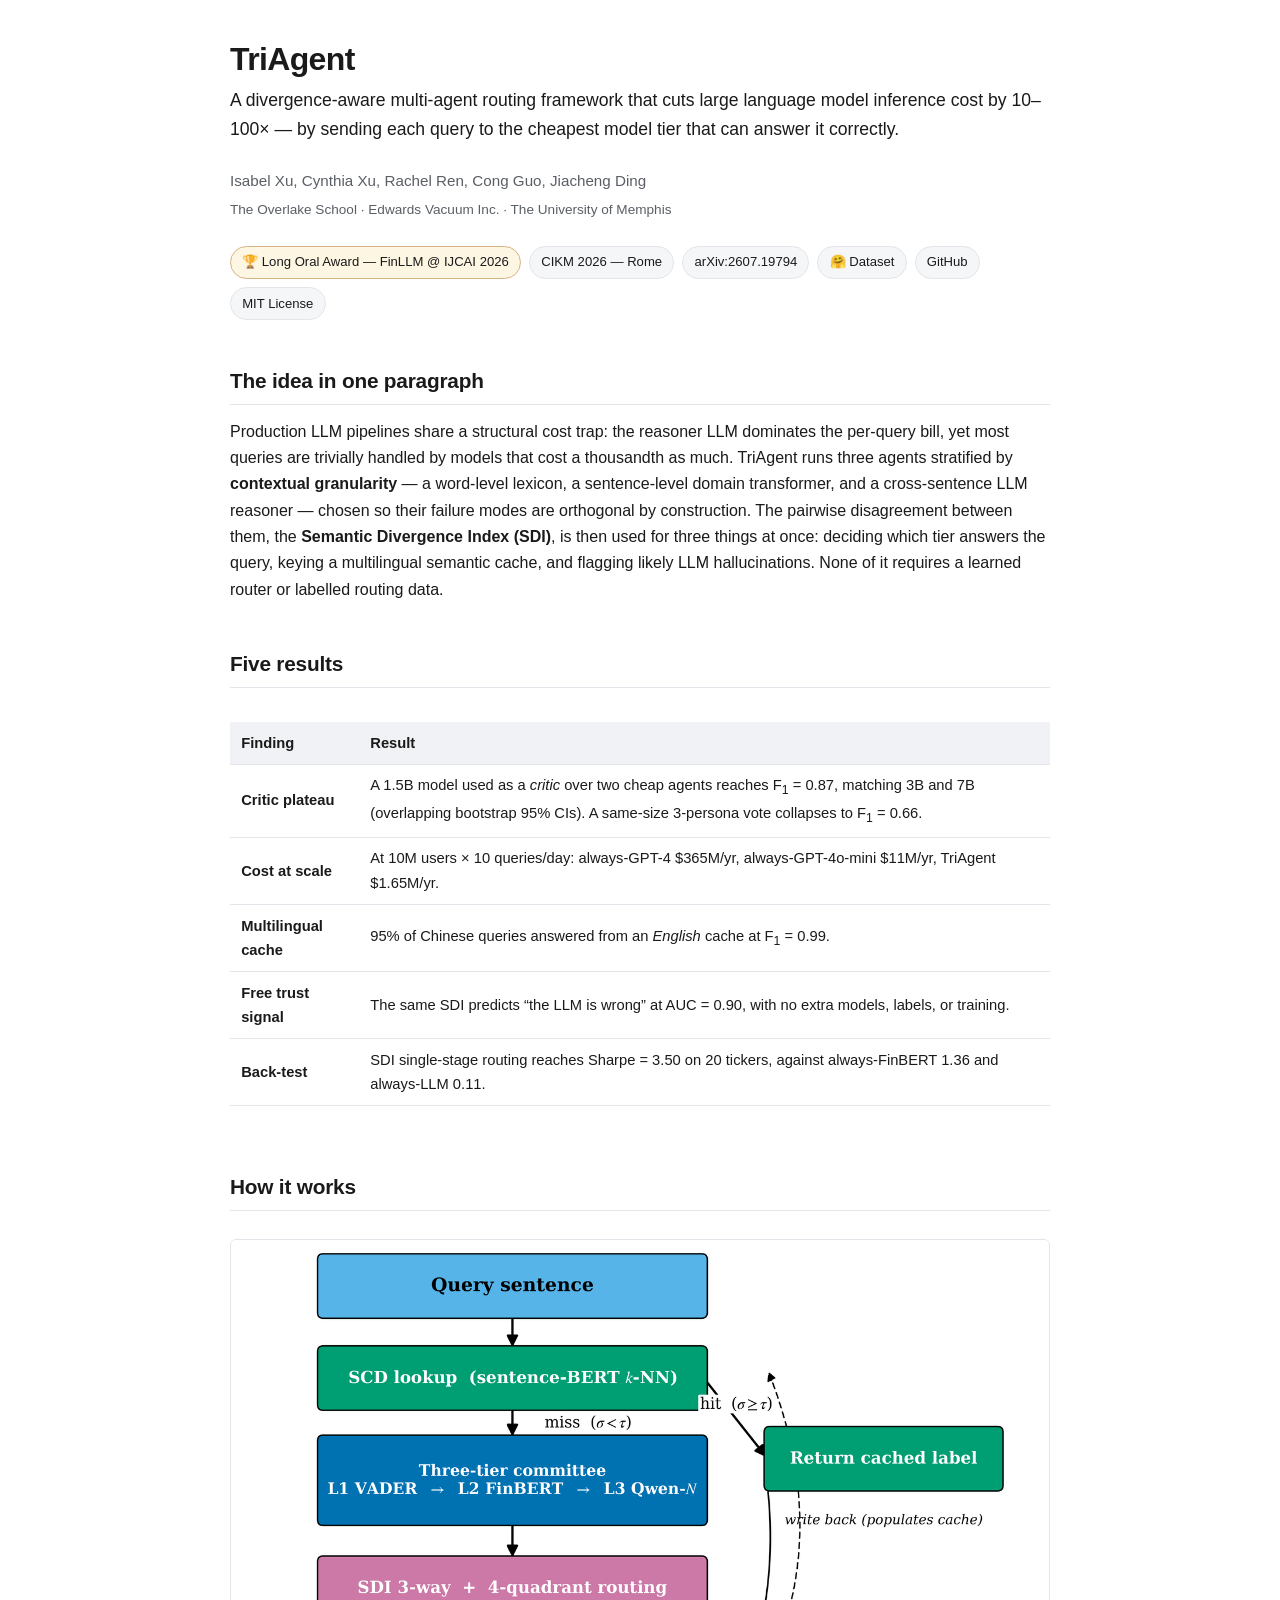
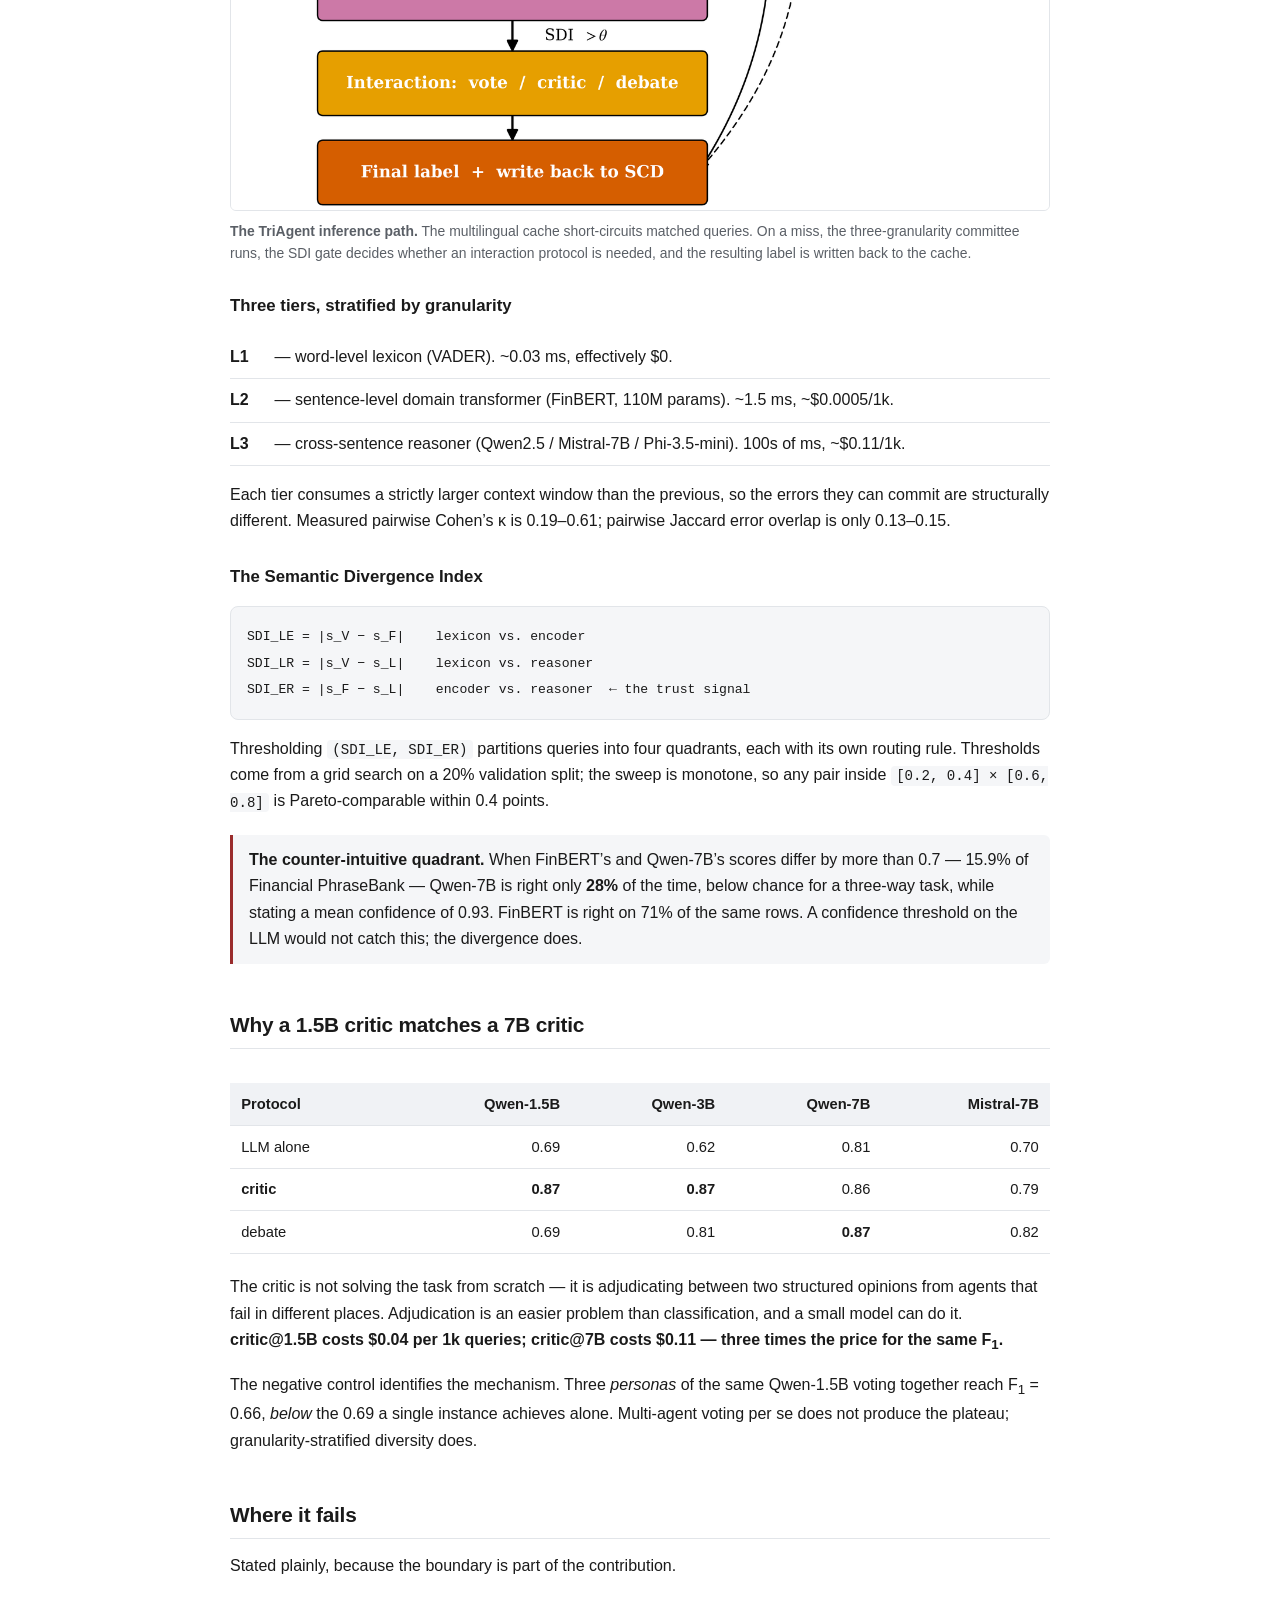
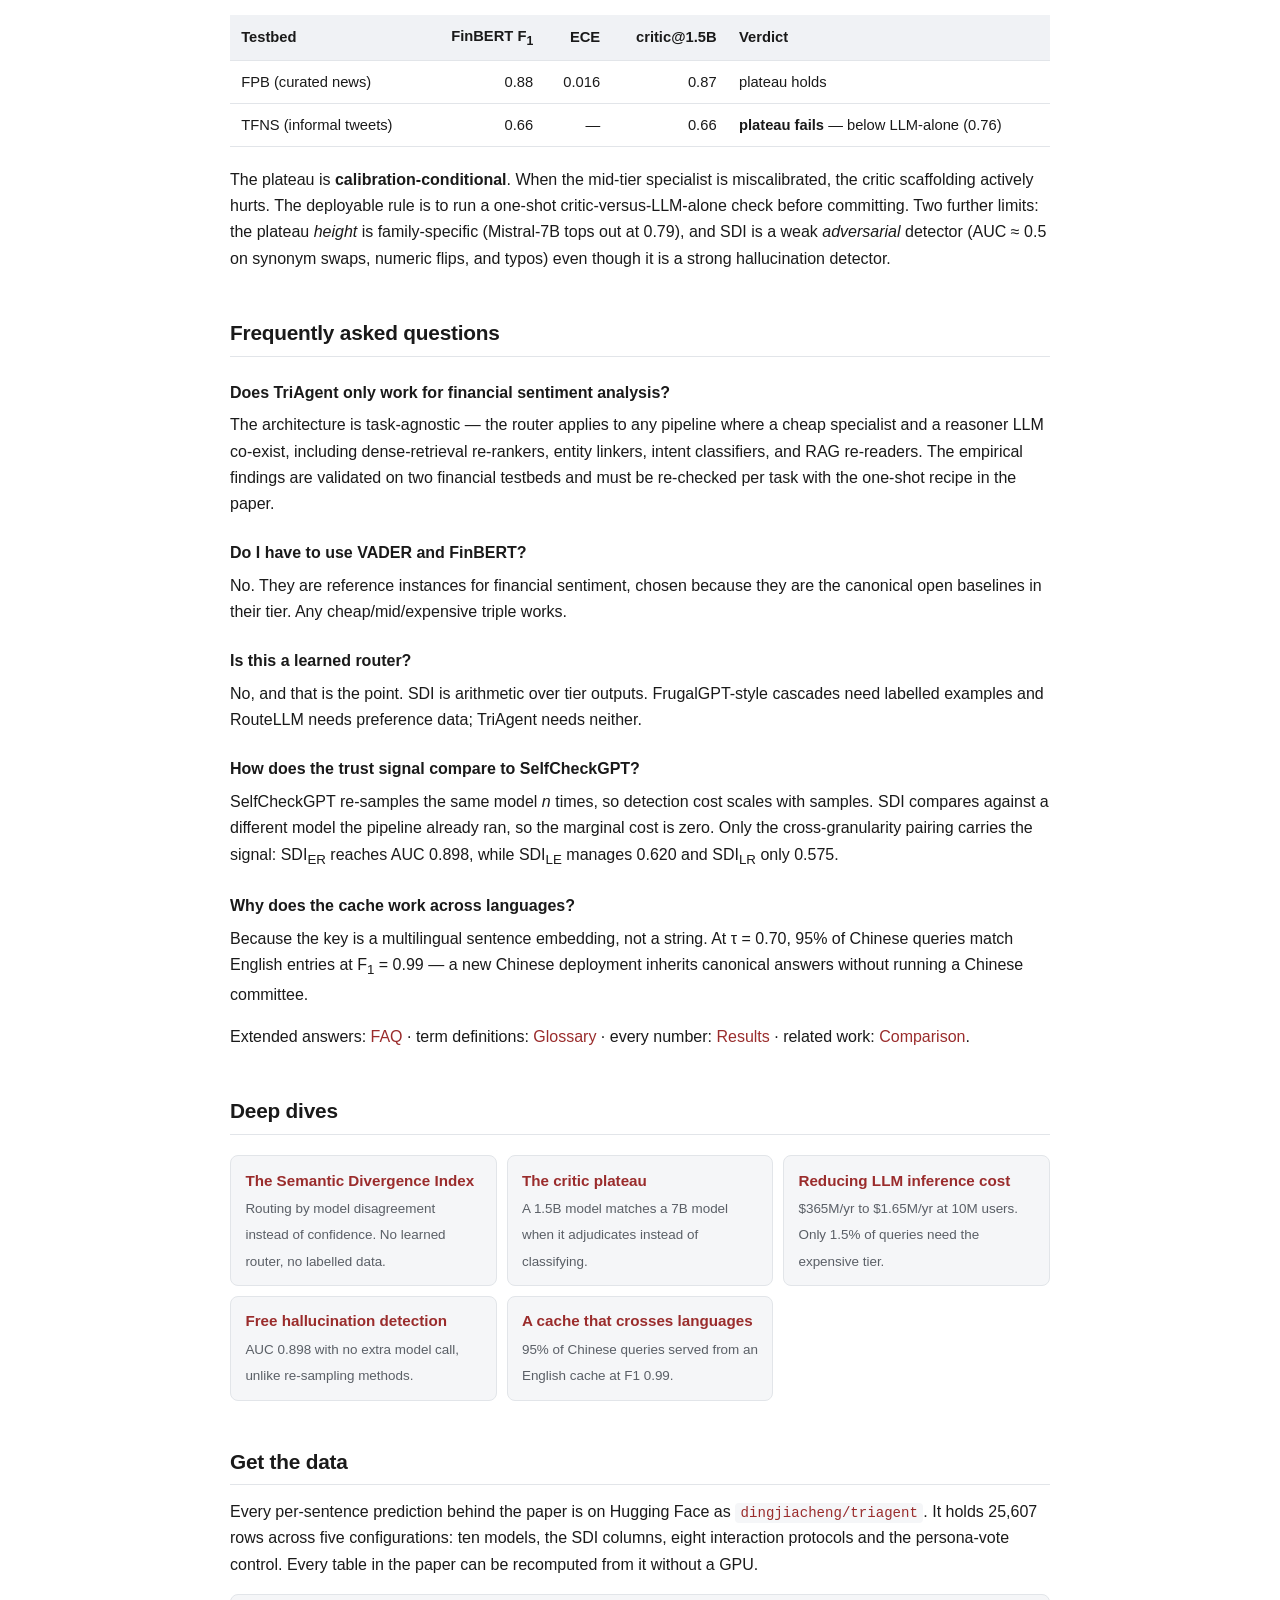
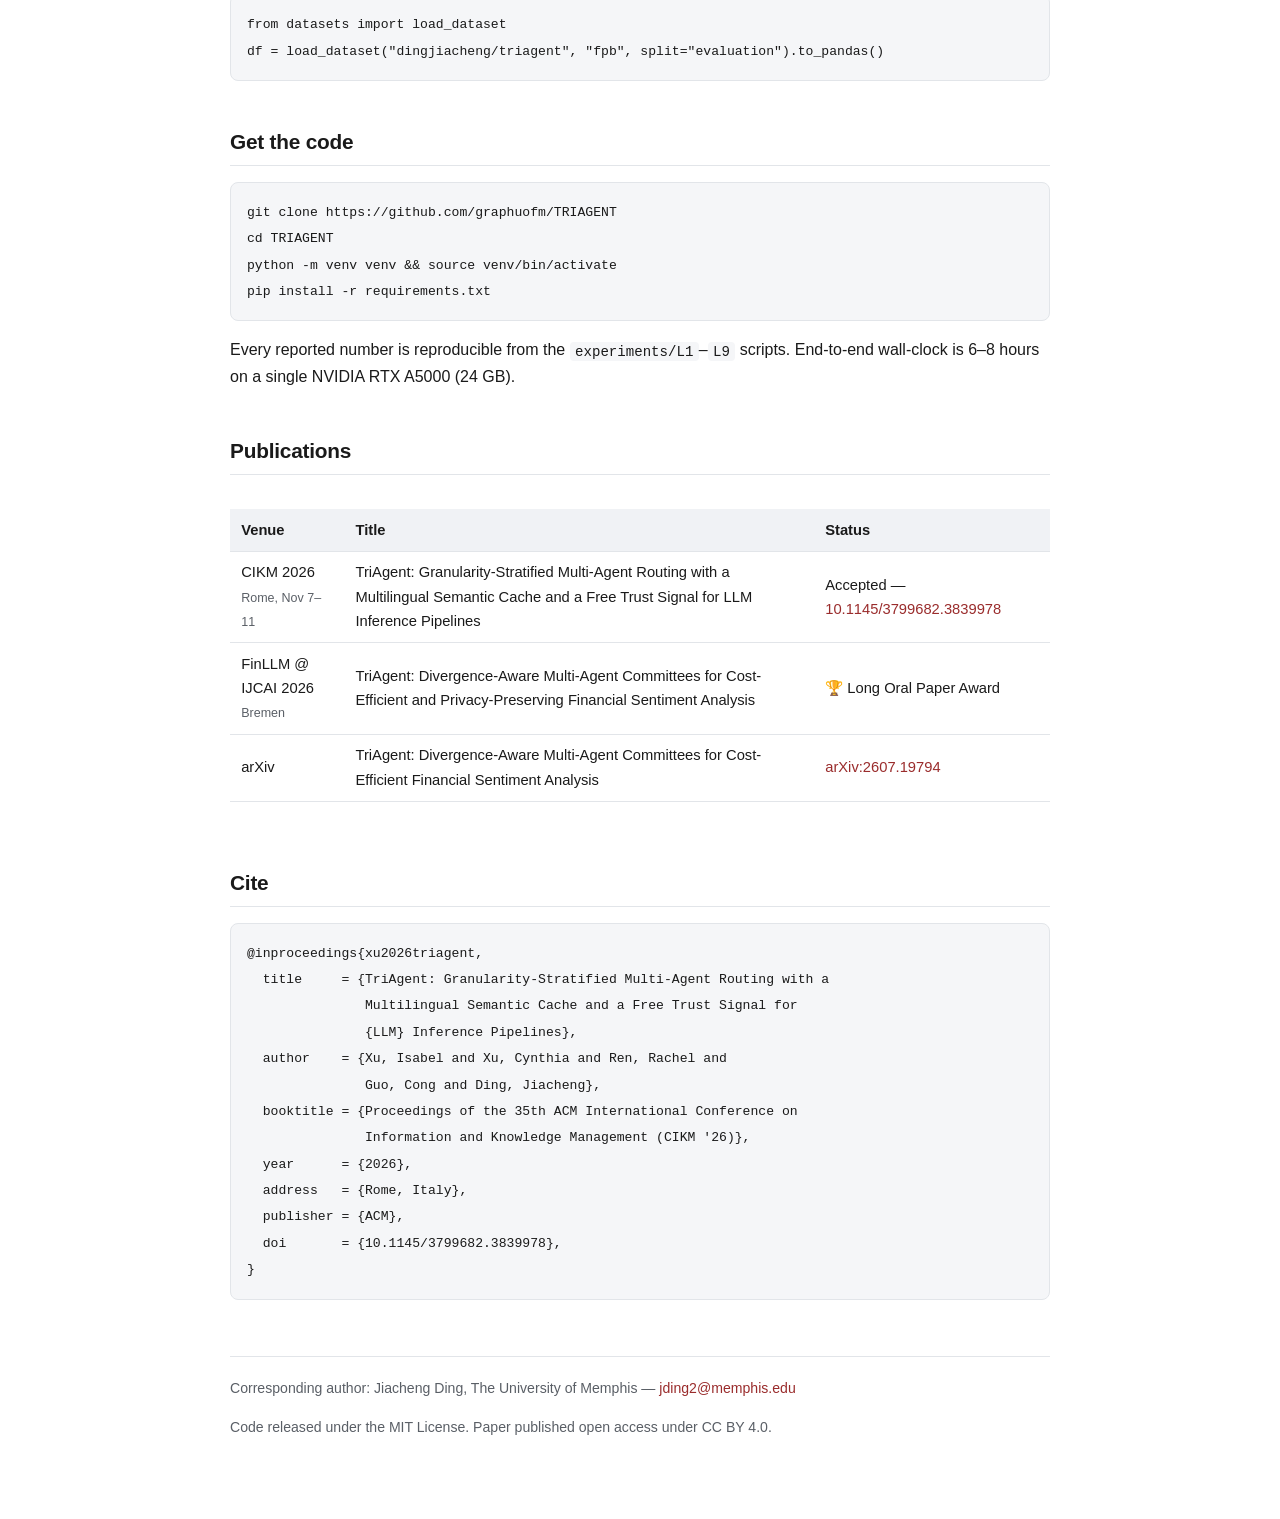
<file: docs/index.html>
<!DOCTYPE html>
<html lang="en">
<head>
<meta charset="utf-8">
<meta name="viewport" content="width=device-width, initial-scale=1">
<title>TriAgent — Divergence-Aware Multi-Agent Routing for Cost-Efficient LLM Inference</title>
<meta name="description" content="TriAgent cuts LLM inference cost 10-100x by routing each query to the cheapest model tier that can answer it. The Semantic Divergence Index (SDI) is an unsupervised routing signal, a multilingual cache key, and a free hallucination detector at AUC 0.90. CIKM 2026.">
<link rel="canonical" href="https://graphuofm.github.io/TRIAGENT/">

<meta property="og:type" content="article">
<meta property="og:title" content="TriAgent — Divergence-Aware Multi-Agent Routing for Cost-Efficient LLM Inference">
<meta property="og:description" content="A 1.5B model used as a critic matches a 7B model (F1 0.87). A same-size persona vote collapses to 0.66. Granularity-stratified diversity, not multi-agent voting, is the mechanism. CIKM 2026.">
<meta property="og:url" content="https://graphuofm.github.io/TRIAGENT/">
<meta name="twitter:card" content="summary_large_image">
<meta name="twitter:title" content="TriAgent — Cost-Efficient LLM Inference Routing">
<meta name="twitter:description" content="One divergence signal does three jobs: routes queries, keys a multilingual cache, and detects hallucinations at AUC 0.90. No learned router, no labelled data. CIKM 2026.">

<meta name="citation_title" content="TriAgent: Granularity-Stratified Multi-Agent Routing with a Multilingual Semantic Cache and a Free Trust Signal for LLM Inference Pipelines">
<meta name="citation_author" content="Xu, Isabel">
<meta name="citation_author" content="Xu, Cynthia">
<meta name="citation_author" content="Ren, Rachel">
<meta name="citation_author" content="Guo, Cong">
<meta name="citation_author" content="Ding, Jiacheng">
<meta name="citation_publication_date" content="2026/11/07">
<meta name="citation_conference_title" content="Proceedings of the 35th ACM International Conference on Information and Knowledge Management (CIKM '26)">
<meta name="citation_doi" content="10.1145/3799682.3839978">
<meta name="citation_arxiv_id" content="2607.19794">
<meta name="citation_abstract_html_url" content="https://arxiv.org/abs/2607.19794">
<meta name="citation_pdf_url" content="https://arxiv.org/pdf/2607.19794">

<script type="application/ld+json">
{
  "@context": "https://schema.org",
  "@graph": [
    {
      "@type": "ScholarlyArticle",
      "@id": "https://doi.org/10.1145/3799682.3839978",
      "name": "TriAgent: Granularity-Stratified Multi-Agent Routing with a Multilingual Semantic Cache and a Free Trust Signal for LLM Inference Pipelines",
      "headline": "TriAgent: Granularity-Stratified Multi-Agent Routing for LLM Inference Pipelines",
      "abstract": "LLM-based information pipelines share a structural cost problem: the reasoner LLM dominates the per-query bill, yet a large fraction of queries are trivially handled by far cheaper specialists. TriAgent is a multi-agent inference router that stratifies agents by contextual granularity (word, sentence, cross-sentence) and gates routing with a three-way Semantic Divergence Index (SDI). The critic plateau is calibration-conditional; a Shared Consensus Dictionary answers 95% of Chinese queries from an English cache at F1 0.99; the same SDI doubles as a post-hoc hallucination detector at AUC 0.90.",
      "identifier": "https://doi.org/10.1145/3799682.3839978",
      "sameAs": "https://arxiv.org/abs/2607.19794",
      "datePublished": "2026-11-07",
      "inLanguage": "en",
      "license": "https://creativecommons.org/licenses/by/4.0/",
      "author": [
        {
          "@type": "Person",
          "name": "Isabel Xu",
          "affiliation": {
            "@type": "Organization",
            "name": "The Overlake School"
          }
        },
        {
          "@type": "Person",
          "name": "Cynthia Xu",
          "affiliation": {
            "@type": "Organization",
            "name": "The Overlake School"
          }
        },
        {
          "@type": "Person",
          "name": "Rachel Ren",
          "affiliation": {
            "@type": "Organization",
            "name": "Edwards Vacuum Inc."
          }
        },
        {
          "@type": "Person",
          "name": "Cong Guo",
          "affiliation": {
            "@type": "Organization",
            "name": "The University of Memphis"
          }
        },
        {
          "@type": "Person",
          "name": "Jiacheng Ding",
          "email": "jding2@memphis.edu",
          "affiliation": {
            "@type": "Organization",
            "name": "The University of Memphis"
          }
        }
      ],
      "publisher": {
        "@type": "Organization",
        "name": "Association for Computing Machinery"
      },
      "isPartOf": {
        "@type": "PublicationEvent",
        "name": "35th ACM International Conference on Information and Knowledge Management (CIKM 2026)",
        "location": "Rome, Italy",
        "startDate": "2026-11-07",
        "endDate": "2026-11-11"
      },
      "keywords": "LLM routing, LLM inference cost, model cascade, semantic caching, multi-agent systems, hallucination detection, multilingual retrieval, financial sentiment analysis, Semantic Divergence Index, Shared Consensus Dictionary",
      "award": "Long Oral Paper Award, FinLLM Workshop at IJCAI 2026",
      "codeRepository": "https://github.com/graphuofm/TRIAGENT"
    },
    {
      "@type": "SoftwareSourceCode",
      "name": "TriAgent",
      "description": "Reference implementation of TriAgent: divergence-aware multi-agent routing, the Shared Consensus Dictionary multilingual cache, and the SDI hallucination detector.",
      "codeRepository": "https://github.com/graphuofm/TRIAGENT",
      "programmingLanguage": "Python",
      "license": "https://spdx.org/licenses/MIT",
      "runtimePlatform": "Python 3.10",
      "citation": "https://doi.org/10.1145/3799682.3839978"
    },
    {
      "@type": "Dataset",
      "@id": "https://huggingface.co/datasets/dingjiacheng/triagent",
      "name": "TriAgent: Multi-Agent Committee Predictions for Financial Sentiment",
      "description": "Every per-sentence prediction behind TriAgent (CIKM 2026): 25,607 rows across five configurations covering Financial PhraseBank, Twitter Financial News Sentiment, a Mandarin translation, adversarial perturbations, and the Shared Consensus Dictionary embeddings. Records labels, scores, confidences, latency and cost for ten models, the Semantic Divergence Index between tiers, eight multi-agent interaction protocols, and a same-model persona-vote control.",
      "url": "https://huggingface.co/datasets/dingjiacheng/triagent",
      "sameAs": "https://huggingface.co/datasets/dingjiacheng/triagent",
      "license": "https://creativecommons.org/licenses/by-nc-sa/3.0/",
      "isAccessibleForFree": true,
      "inLanguage": [
        "en",
        "zh"
      ],
      "creator": [
        {
          "@type": "Person",
          "name": "Isabel Xu",
          "affiliation": {
            "@type": "Organization",
            "name": "The Overlake School"
          }
        },
        {
          "@type": "Person",
          "name": "Cynthia Xu",
          "affiliation": {
            "@type": "Organization",
            "name": "The Overlake School"
          }
        },
        {
          "@type": "Person",
          "name": "Rachel Ren",
          "affiliation": {
            "@type": "Organization",
            "name": "Edwards Vacuum Inc."
          }
        },
        {
          "@type": "Person",
          "name": "Cong Guo",
          "affiliation": {
            "@type": "Organization",
            "name": "The University of Memphis"
          }
        },
        {
          "@type": "Person",
          "name": "Jiacheng Ding",
          "email": "jding2@memphis.edu",
          "affiliation": {
            "@type": "Organization",
            "name": "The University of Memphis"
          }
        }
      ],
      "citation": "https://doi.org/10.1145/3799682.3839978",
      "isBasedOn": [
        "https://huggingface.co/datasets/takala/financial_phrasebank",
        "https://huggingface.co/datasets/zeroshot/twitter-financial-news-sentiment"
      ],
      "keywords": [
        "financial sentiment analysis",
        "LLM routing",
        "Semantic Divergence Index",
        "multi-agent",
        "hallucination detection",
        "calibration",
        "semantic cache",
        "cross-lingual"
      ],
      "variableMeasured": [
        "macro-F1",
        "Semantic Divergence Index",
        "model confidence",
        "latency",
        "inference cost"
      ],
      "distribution": {
        "@type": "DataDownload",
        "encodingFormat": "application/vnd.apache.parquet",
        "contentUrl": "https://huggingface.co/datasets/dingjiacheng/triagent"
      }
    },
    {
      "@type": "FAQPage",
      "mainEntity": [
        {
          "@type": "Question",
          "name": "What is TriAgent?",
          "acceptedAnswer": {
            "@type": "Answer",
            "text": "TriAgent is a divergence-aware multi-agent routing framework for LLM inference pipelines. It runs a committee of models stratified by contextual granularity - a word-level lexicon, a sentence-level domain transformer, and a cross-sentence LLM reasoner - and measures their disagreement using the Semantic Divergence Index (SDI). That single signal decides which tier answers each query, keys a multilingual semantic cache, and flags likely LLM hallucinations at AUC 0.90."
          }
        },
        {
          "@type": "Question",
          "name": "How do I reduce LLM inference costs in production?",
          "acceptedAnswer": {
            "@type": "Answer",
            "text": "Stop sending every query to the most expensive model. TriAgent answers 70% of queries with a word-level lexicon, 28.5% with a sentence-level transformer, and escalates only 1.5% to the LLM. At 10 million users issuing 10 queries per day, always-GPT-4 costs $365M per year and always-GPT-4o-mini costs $11M per year, while TriAgent answers the same workload for $1.65M per year."
          }
        },
        {
          "@type": "Question",
          "name": "Do I need labelled training data to build an LLM router?",
          "acceptedAnswer": {
            "@type": "Answer",
            "text": "Not with TriAgent. FrugalGPT trains a scorer on labelled examples and RouteLLM trains on human preference data. The Semantic Divergence Index is computed arithmetically from tier outputs you already have - it is the absolute difference between two agents' scores. There is no router to train and no labelled routing data to collect."
          }
        },
        {
          "@type": "Question",
          "name": "What is the critic plateau?",
          "acceptedAnswer": {
            "@type": "Answer",
            "text": "When an LLM is re-tasked as a critic - given the query plus two cheap agents' predictions and asked for a final label - macro-F1 plateaus at about 0.87 across Qwen 1.5B, 3B, and 7B, with overlapping bootstrap 95% confidence intervals. Model size stops buying accuracy. Since critic@1.5B costs $0.04 per 1000 queries and critic@7B costs $0.11, the larger model is three times the price for the same result."
          }
        },
        {
          "@type": "Question",
          "name": "Is the critic plateau just multi-agent voting or self-consistency?",
          "acceptedAnswer": {
            "@type": "Answer",
            "text": "No. The paper includes a negative control that rules this out. Three personas of the same Qwen-1.5B - bull, bear, and neutral prompts - voting together reach F1 0.66, below the 0.69 a single Qwen-1.5B achieves alone. Same model, same size, three agents, worse result. What produces the plateau is granularity-stratified diversity: agents that consume different context window sizes and therefore fail in structurally different ways."
          }
        },
        {
          "@type": "Question",
          "name": "How can I detect LLM hallucinations without extra API calls?",
          "acceptedAnswer": {
            "@type": "Answer",
            "text": "Run a cheaper specialist model in parallel and measure the divergence. In TriAgent, SDI_ER - the gap between the sentence-level encoder and the LLM reasoner - separates correct from incorrect LLM outputs at ROC AUC 0.90. Mean divergence is 0.17 when the LLM is right and 0.71 when it is wrong. Because the encoder output is already computed for routing, the trust score costs nothing additional, unlike SelfCheckGPT which re-samples the same model n times."
          }
        },
        {
          "@type": "Question",
          "name": "Can an LLM cache serve queries in a language it was never populated with?",
          "acceptedAnswer": {
            "@type": "Answer",
            "text": "Yes. Because the Shared Consensus Dictionary keys on a multilingual sentence embedding, a Chinese query can match an English cache entry. At similarity threshold 0.70, 95% of Chinese-translated queries hit the English cache and the cached labels score F1 0.99. A new Chinese deployment inherits canonical answers from the existing English cache without running a Chinese committee at all."
          }
        },
        {
          "@type": "Question",
          "name": "Does the critic plateau always hold?",
          "acceptedAnswer": {
            "@type": "Answer",
            "text": "No, and the paper is explicit about where it breaks. The plateau is calibration-conditional. On Financial PhraseBank, where FinBERT's Expected Calibration Error is 0.016, critic@1.5B reaches 0.87. On TFNS, informal Twitter financial text where FinBERT collapses to F1 0.66, the critic protocol reaches only 0.65 - below the 0.76 the LLM achieves alone. When the mid-tier specialist is miscalibrated, the critic scaffolding actively hurts."
          }
        },
        {
          "@type": "Question",
          "name": "Is FinBERT still better than large language models for financial sentiment?",
          "acceptedAnswer": {
            "@type": "Answer",
            "text": "On curated financial news, yes. On Financial PhraseBank, FinBERT reaches macro-F1 0.88 while Qwen-7B reaches 0.81, and the bootstrap 95% confidence intervals do not overlap. The domain specialist is statistically better at roughly one two-hundredth of the cost. On informal Twitter financial text the picture reverses: FinBERT collapses to 0.66 while Qwen-7B holds at 0.76."
          }
        }
      ]
    }
  ]
}
</script>

<link rel="stylesheet" href="style.css">
</head>
<body>
<main>

<h1>TriAgent</h1>

<p class="lede">A divergence-aware multi-agent routing framework that cuts large language model inference cost by 10&ndash;100&times; &mdash; by sending each query to the cheapest model tier that can answer it correctly.</p>

<p class="authors">Isabel Xu, Cynthia Xu, Rachel Ren, Cong Guo, Jiacheng Ding</p>
<p class="affil">The Overlake School &middot; Edwards Vacuum Inc. &middot; The University of Memphis</p>

<div class="badges">
  <a class="badge award" href="https://arxiv.org/abs/2607.19794">🏆 Long Oral Award &mdash; FinLLM @ IJCAI 2026</a>
  <a class="badge" href="https://doi.org/10.1145/3799682.3839978">CIKM 2026 &mdash; Rome</a>
  <a class="badge" href="https://arxiv.org/abs/2607.19794">arXiv:2607.19794</a>
  <a class="badge" href="https://huggingface.co/datasets/dingjiacheng/triagent">🤗 Dataset</a>
  <a class="badge" href="https://github.com/graphuofm/TRIAGENT">GitHub</a>
  <span class="badge">MIT License</span>
</div>

<h2>The idea in one paragraph</h2>

<p>Production LLM pipelines share a structural cost trap: the reasoner LLM dominates the per-query bill, yet most queries are trivially handled by models that cost a thousandth as much. TriAgent runs three agents stratified by <strong>contextual granularity</strong> &mdash; a word-level lexicon, a sentence-level domain transformer, and a cross-sentence LLM reasoner &mdash; chosen so their failure modes are orthogonal by construction. The pairwise disagreement between them, the <strong>Semantic Divergence Index (SDI)</strong>, is then used for three things at once: deciding which tier answers the query, keying a multilingual semantic cache, and flagging likely LLM hallucinations. None of it requires a learned router or labelled routing data.</p>

<h2>Five results</h2>

<div class="scroll">
<table>
  <thead><tr><th>Finding</th><th>Result</th></tr></thead>
  <tbody>
    <tr><td><strong>Critic plateau</strong></td><td>A 1.5B model used as a <em>critic</em> over two cheap agents reaches F<sub>1</sub> = 0.87, matching 3B and 7B (overlapping bootstrap 95% CIs). A same-size 3-persona vote collapses to F<sub>1</sub> = 0.66.</td></tr>
    <tr><td><strong>Cost at scale</strong></td><td>At 10M users &times; 10 queries/day: always-GPT-4 $365M/yr, always-GPT-4o-mini $11M/yr, TriAgent $1.65M/yr.</td></tr>
    <tr><td><strong>Multilingual cache</strong></td><td>95% of Chinese queries answered from an <em>English</em> cache at F<sub>1</sub> = 0.99.</td></tr>
    <tr><td><strong>Free trust signal</strong></td><td>The same SDI predicts &ldquo;the LLM is wrong&rdquo; at AUC = 0.90, with no extra models, labels, or training.</td></tr>
    <tr><td><strong>Back-test</strong></td><td>SDI single-stage routing reaches Sharpe = 3.50 on 20 tickers, against always-FinBERT 1.36 and always-LLM 0.11.</td></tr>
  </tbody>
</table>
</div>

<h2>How it works</h2>

<figure>
  <img src="figures/fig_architecture.png" alt="Architecture diagram of the TriAgent inference path. An incoming query first hits the Shared Consensus Dictionary multilingual cache; on a hit it short-circuits and returns the cached label. On a miss it fans out to three tiers - a word-level lexicon, a sentence-level transformer, and an LLM reasoner. Their pairwise Semantic Divergence Index gates whether an interaction protocol fires, and the final label is written back to the cache.">
  <figcaption><strong>The TriAgent inference path.</strong> The multilingual cache short-circuits matched queries. On a miss, the three-granularity committee runs, the SDI gate decides whether an interaction protocol is needed, and the resulting label is written back to the cache.</figcaption>
</figure>

<h3>Three tiers, stratified by granularity</h3>

<ul class="tiers">
  <li><strong>L1</strong> &mdash; word-level lexicon (VADER). ~0.03 ms, effectively $0.</li>
  <li><strong>L2</strong> &mdash; sentence-level domain transformer (FinBERT, 110M params). ~1.5 ms, ~$0.0005/1k.</li>
  <li><strong>L3</strong> &mdash; cross-sentence reasoner (Qwen2.5 / Mistral-7B / Phi-3.5-mini). 100s of ms, ~$0.11/1k.</li>
</ul>

<p>Each tier consumes a strictly larger context window than the previous, so the errors they can commit are structurally different. Measured pairwise Cohen&rsquo;s &kappa; is 0.19&ndash;0.61; pairwise Jaccard error overlap is only 0.13&ndash;0.15.</p>

<h3>The Semantic Divergence Index</h3>

<pre><code>SDI_LE = |s_V − s_F|    lexicon vs. encoder
SDI_LR = |s_V − s_L|    lexicon vs. reasoner
SDI_ER = |s_F − s_L|    encoder vs. reasoner  ← the trust signal</code></pre>

<p>Thresholding <code>(SDI_LE, SDI_ER)</code> partitions queries into four quadrants, each with its own routing rule. Thresholds come from a grid search on a 20% validation split; the sweep is monotone, so any pair inside <code>[0.2, 0.4] × [0.6, 0.8]</code> is Pareto-comparable within 0.4 points.</p>

<blockquote>
<p><strong>The counter-intuitive quadrant.</strong> When FinBERT&rsquo;s and Qwen-7B&rsquo;s scores differ by more than 0.7 &mdash; 15.9% of Financial PhraseBank &mdash; Qwen-7B is right only <strong>28%</strong> of the time, below chance for a three-way task, while stating a mean confidence of 0.93. FinBERT is right on 71% of the same rows. A confidence threshold on the LLM would not catch this; the divergence does.</p>
</blockquote>

<h2>Why a 1.5B critic matches a 7B critic</h2>

<div class="scroll">
<table>
  <thead><tr><th>Protocol</th><th class="num">Qwen-1.5B</th><th class="num">Qwen-3B</th><th class="num">Qwen-7B</th><th class="num">Mistral-7B</th></tr></thead>
  <tbody>
    <tr><td>LLM alone</td><td class="num">0.69</td><td class="num">0.62</td><td class="num">0.81</td><td class="num">0.70</td></tr>
    <tr><td><strong>critic</strong></td><td class="num"><strong>0.87</strong></td><td class="num"><strong>0.87</strong></td><td class="num">0.86</td><td class="num">0.79</td></tr>
    <tr><td>debate</td><td class="num">0.69</td><td class="num">0.81</td><td class="num"><strong>0.87</strong></td><td class="num">0.82</td></tr>
  </tbody>
</table>
</div>

<p>The critic is not solving the task from scratch &mdash; it is adjudicating between two structured opinions from agents that fail in different places. Adjudication is an easier problem than classification, and a small model can do it. <strong>critic@1.5B costs $0.04 per 1k queries; critic@7B costs $0.11 &mdash; three times the price for the same F<sub>1</sub>.</strong></p>

<p>The negative control identifies the mechanism. Three <em>personas</em> of the same Qwen-1.5B voting together reach F<sub>1</sub> = 0.66, <em>below</em> the 0.69 a single instance achieves alone. Multi-agent voting per se does not produce the plateau; granularity-stratified diversity does.</p>

<h2>Where it fails</h2>

<p>Stated plainly, because the boundary is part of the contribution.</p>

<div class="scroll">
<table>
  <thead><tr><th>Testbed</th><th class="num">FinBERT F<sub>1</sub></th><th class="num">ECE</th><th class="num">critic@1.5B</th><th>Verdict</th></tr></thead>
  <tbody>
    <tr><td>FPB (curated news)</td><td class="num">0.88</td><td class="num">0.016</td><td class="num">0.87</td><td>plateau holds</td></tr>
    <tr><td>TFNS (informal tweets)</td><td class="num">0.66</td><td class="num">&mdash;</td><td class="num">0.66</td><td><strong>plateau fails</strong> &mdash; below LLM-alone (0.76)</td></tr>
  </tbody>
</table>
</div>

<p>The plateau is <strong>calibration-conditional</strong>. When the mid-tier specialist is miscalibrated, the critic scaffolding actively hurts. The deployable rule is to run a one-shot critic-versus-LLM-alone check before committing. Two further limits: the plateau <em>height</em> is family-specific (Mistral-7B tops out at 0.79), and SDI is a weak <em>adversarial</em> detector (AUC &asymp; 0.5 on synonym swaps, numeric flips, and typos) even though it is a strong hallucination detector.</p>

<h2>Frequently asked questions</h2>

<dl class="faq">
  <dt>Does TriAgent only work for financial sentiment analysis?</dt>
  <dd>The architecture is task-agnostic &mdash; the router applies to any pipeline where a cheap specialist and a reasoner LLM co-exist, including dense-retrieval re-rankers, entity linkers, intent classifiers, and RAG re-readers. The empirical findings are validated on two financial testbeds and must be re-checked per task with the one-shot recipe in the paper.</dd>

  <dt>Do I have to use VADER and FinBERT?</dt>
  <dd>No. They are reference instances for financial sentiment, chosen because they are the canonical open baselines in their tier. Any cheap/mid/expensive triple works.</dd>

  <dt>Is this a learned router?</dt>
  <dd>No, and that is the point. SDI is arithmetic over tier outputs. FrugalGPT-style cascades need labelled examples and RouteLLM needs preference data; TriAgent needs neither.</dd>

  <dt>How does the trust signal compare to SelfCheckGPT?</dt>
  <dd>SelfCheckGPT re-samples the same model <em>n</em> times, so detection cost scales with samples. SDI compares against a different model the pipeline already ran, so the marginal cost is zero. Only the cross-granularity pairing carries the signal: SDI<sub>ER</sub> reaches AUC 0.898, while SDI<sub>LE</sub> manages 0.620 and SDI<sub>LR</sub> only 0.575.</dd>

  <dt>Why does the cache work across languages?</dt>
  <dd>Because the key is a multilingual sentence embedding, not a string. At &tau; = 0.70, 95% of Chinese queries match English entries at F<sub>1</sub> = 0.99 &mdash; a new Chinese deployment inherits canonical answers without running a Chinese committee.</dd>
</dl>

<p>Extended answers: <a href="https://github.com/graphuofm/TRIAGENT/blob/main/FAQ.md">FAQ</a> &middot; term definitions: <a href="https://github.com/graphuofm/TRIAGENT/blob/main/GLOSSARY.md">Glossary</a> &middot; every number: <a href="https://github.com/graphuofm/TRIAGENT/blob/main/RESULTS.md">Results</a> &middot; related work: <a href="https://github.com/graphuofm/TRIAGENT/blob/main/COMPARISON.md">Comparison</a>.</p>

<h2>Deep dives</h2>

<div class="related">
  <a href="semantic-divergence-index.html"><strong>The Semantic Divergence Index</strong><span>Routing by model disagreement instead of confidence. No learned router, no labelled data.</span></a>
  <a href="critic-plateau.html"><strong>The critic plateau</strong><span>A 1.5B model matches a 7B model when it adjudicates instead of classifying.</span></a>
  <a href="llm-inference-cost.html"><strong>Reducing LLM inference cost</strong><span>$365M/yr to $1.65M/yr at 10M users. Only 1.5% of queries need the expensive tier.</span></a>
  <a href="llm-hallucination-detection.html"><strong>Free hallucination detection</strong><span>AUC 0.898 with no extra model call, unlike re-sampling methods.</span></a>
  <a href="multilingual-llm-cache.html"><strong>A cache that crosses languages</strong><span>95% of Chinese queries served from an English cache at F1 0.99.</span></a>
</div>

<h2>Get the data</h2>

<p>Every per-sentence prediction behind the paper is on Hugging Face as <a href="https://huggingface.co/datasets/dingjiacheng/triagent"><code>dingjiacheng/triagent</code></a>. It holds 25,607 rows across five configurations: ten models, the SDI columns, eight interaction protocols and the persona-vote control. Every table in the paper can be recomputed from it without a GPU.</p>

<pre><code>from datasets import load_dataset
df = load_dataset("dingjiacheng/triagent", "fpb", split="evaluation").to_pandas()</code></pre>

<h2>Get the code</h2>

<pre><code>git clone https://github.com/graphuofm/TRIAGENT
cd TRIAGENT
python -m venv venv &amp;&amp; source venv/bin/activate
pip install -r requirements.txt</code></pre>

<p>Every reported number is reproducible from the <code>experiments/L1</code>&ndash;<code>L9</code> scripts. End-to-end wall-clock is 6&ndash;8 hours on a single NVIDIA RTX A5000 (24 GB).</p>

<h2>Publications</h2>

<div class="scroll">
<table>
  <thead><tr><th>Venue</th><th>Title</th><th>Status</th></tr></thead>
  <tbody>
    <tr>
      <td>CIKM 2026<br><span style="color:var(--muted);font-size:.85em">Rome, Nov 7&ndash;11</span></td>
      <td>TriAgent: Granularity-Stratified Multi-Agent Routing with a Multilingual Semantic Cache and a Free Trust Signal for LLM Inference Pipelines</td>
      <td>Accepted &mdash; <a href="https://doi.org/10.1145/3799682.3839978">10.1145/3799682.3839978</a></td>
    </tr>
    <tr>
      <td>FinLLM @ IJCAI 2026<br><span style="color:var(--muted);font-size:.85em">Bremen</span></td>
      <td>TriAgent: Divergence-Aware Multi-Agent Committees for Cost-Efficient and Privacy-Preserving Financial Sentiment Analysis</td>
      <td>🏆 Long Oral Paper Award</td>
    </tr>
    <tr>
      <td>arXiv</td>
      <td>TriAgent: Divergence-Aware Multi-Agent Committees for Cost-Efficient Financial Sentiment Analysis</td>
      <td><a href="https://arxiv.org/abs/2607.19794">arXiv:2607.19794</a></td>
    </tr>
  </tbody>
</table>
</div>

<h2>Cite</h2>

<pre><code>@inproceedings{xu2026triagent,
  title     = {TriAgent: Granularity-Stratified Multi-Agent Routing with a
               Multilingual Semantic Cache and a Free Trust Signal for
               {LLM} Inference Pipelines},
  author    = {Xu, Isabel and Xu, Cynthia and Ren, Rachel and
               Guo, Cong and Ding, Jiacheng},
  booktitle = {Proceedings of the 35th ACM International Conference on
               Information and Knowledge Management (CIKM '26)},
  year      = {2026},
  address   = {Rome, Italy},
  publisher = {ACM},
  doi       = {10.1145/3799682.3839978},
}</code></pre>

<footer>
  <p>Corresponding author: Jiacheng Ding, The University of Memphis &mdash; <a href="mailto:jding2@memphis.edu">jding2@memphis.edu</a></p>
  <p>Code released under the MIT License. Paper published open access under CC BY 4.0.</p>
</footer>

</main>
</body>
</html>
</file>
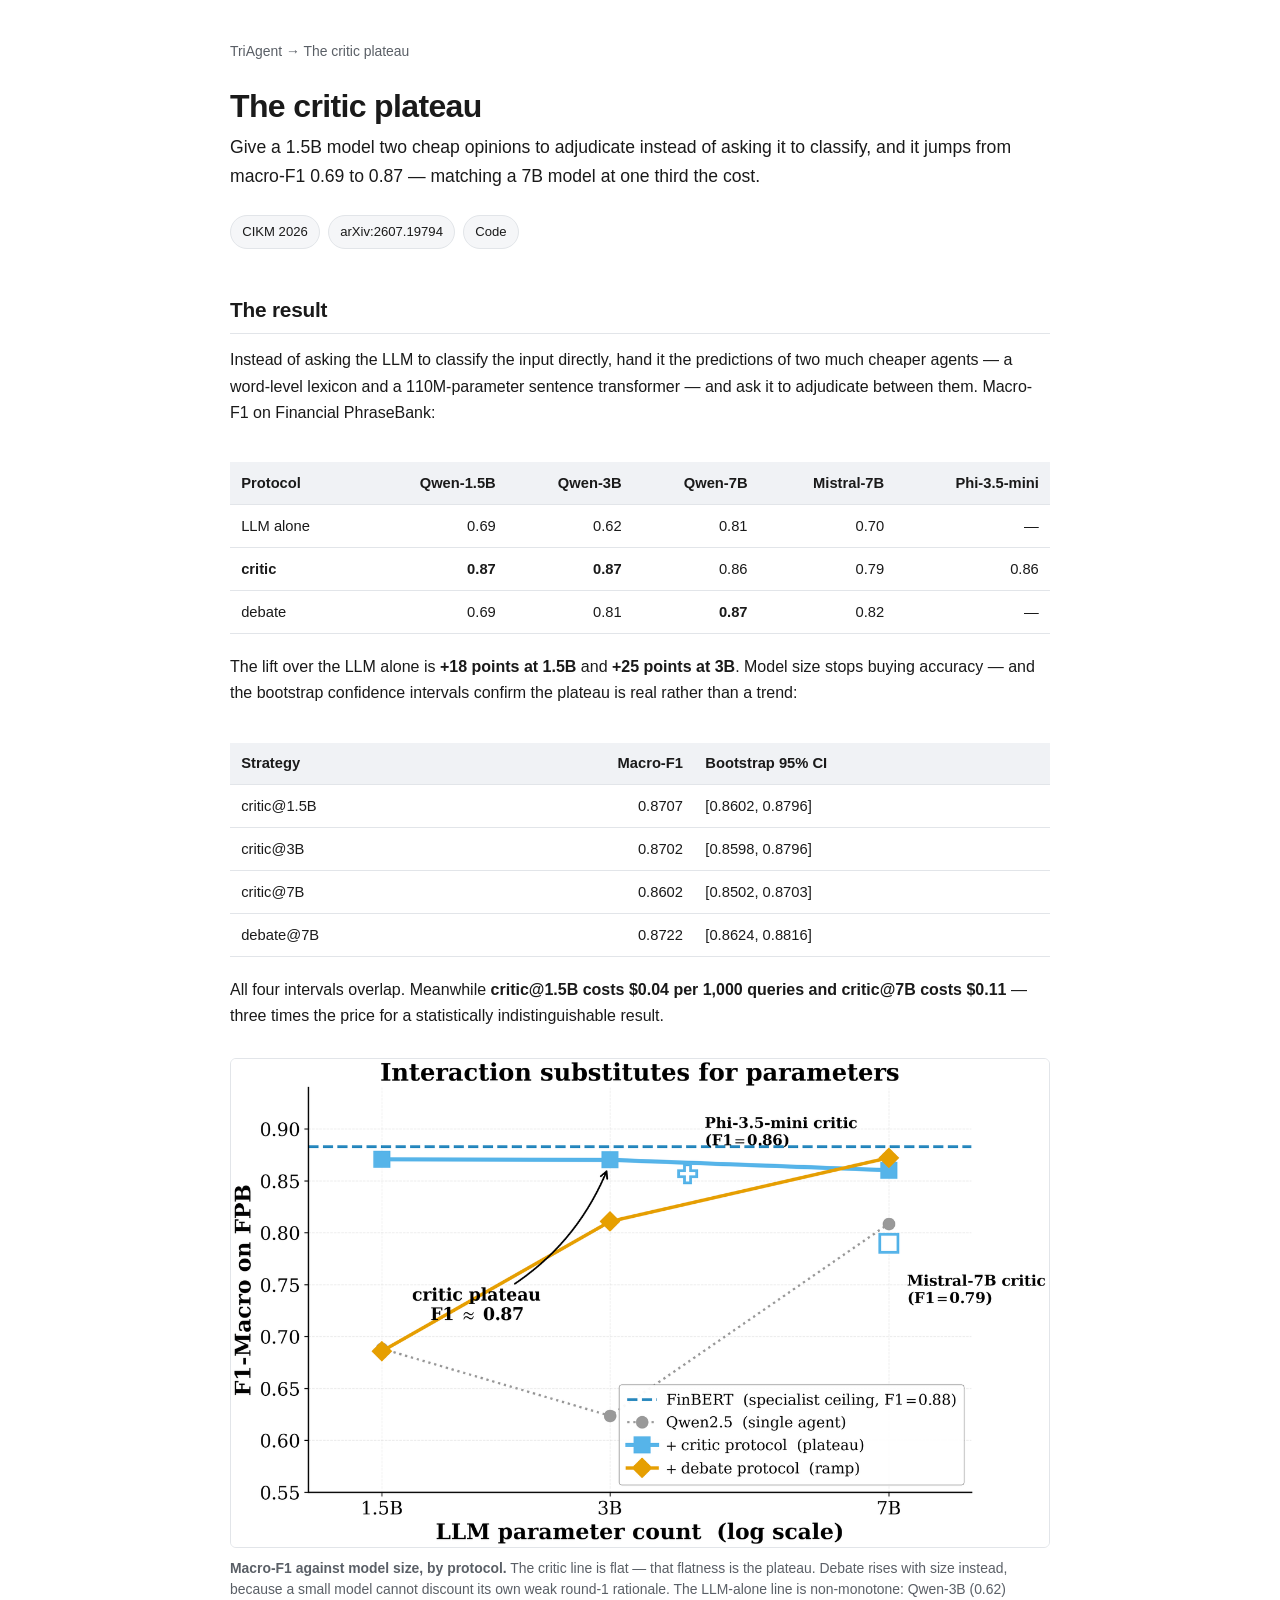
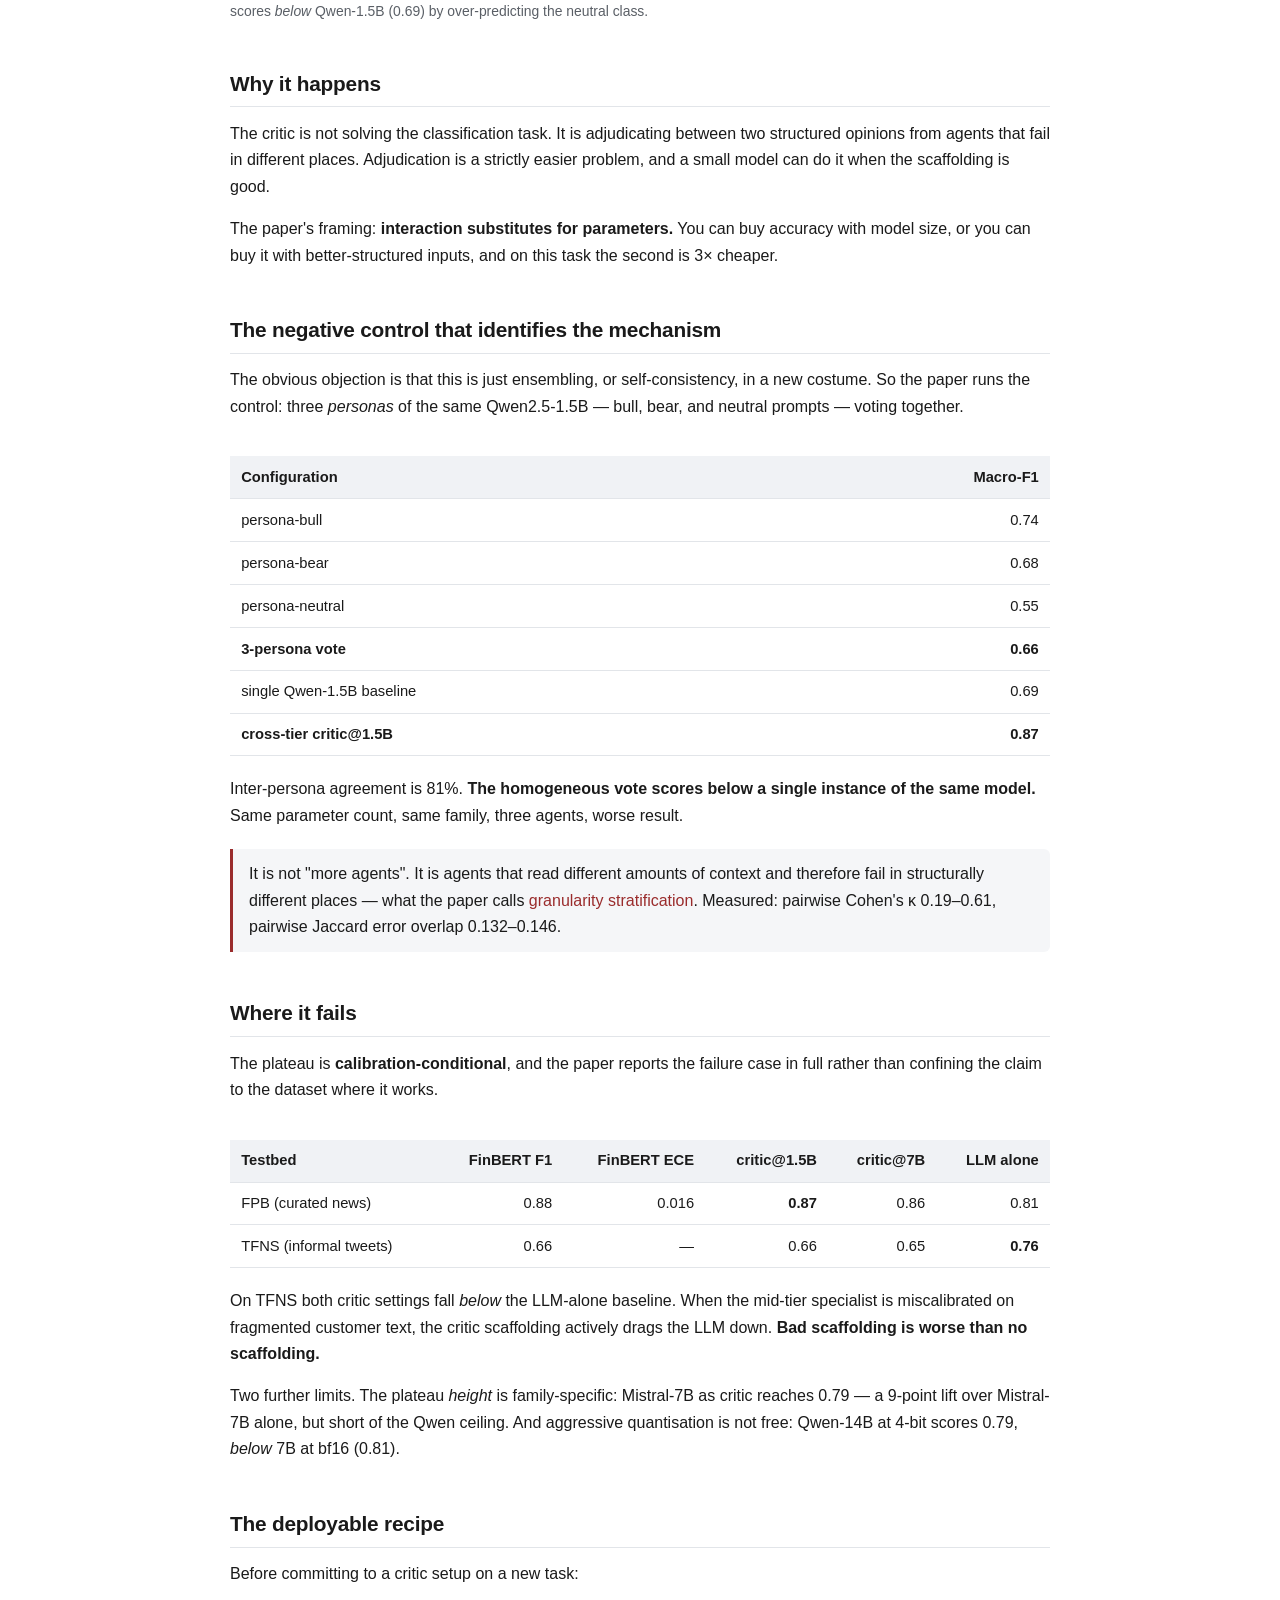
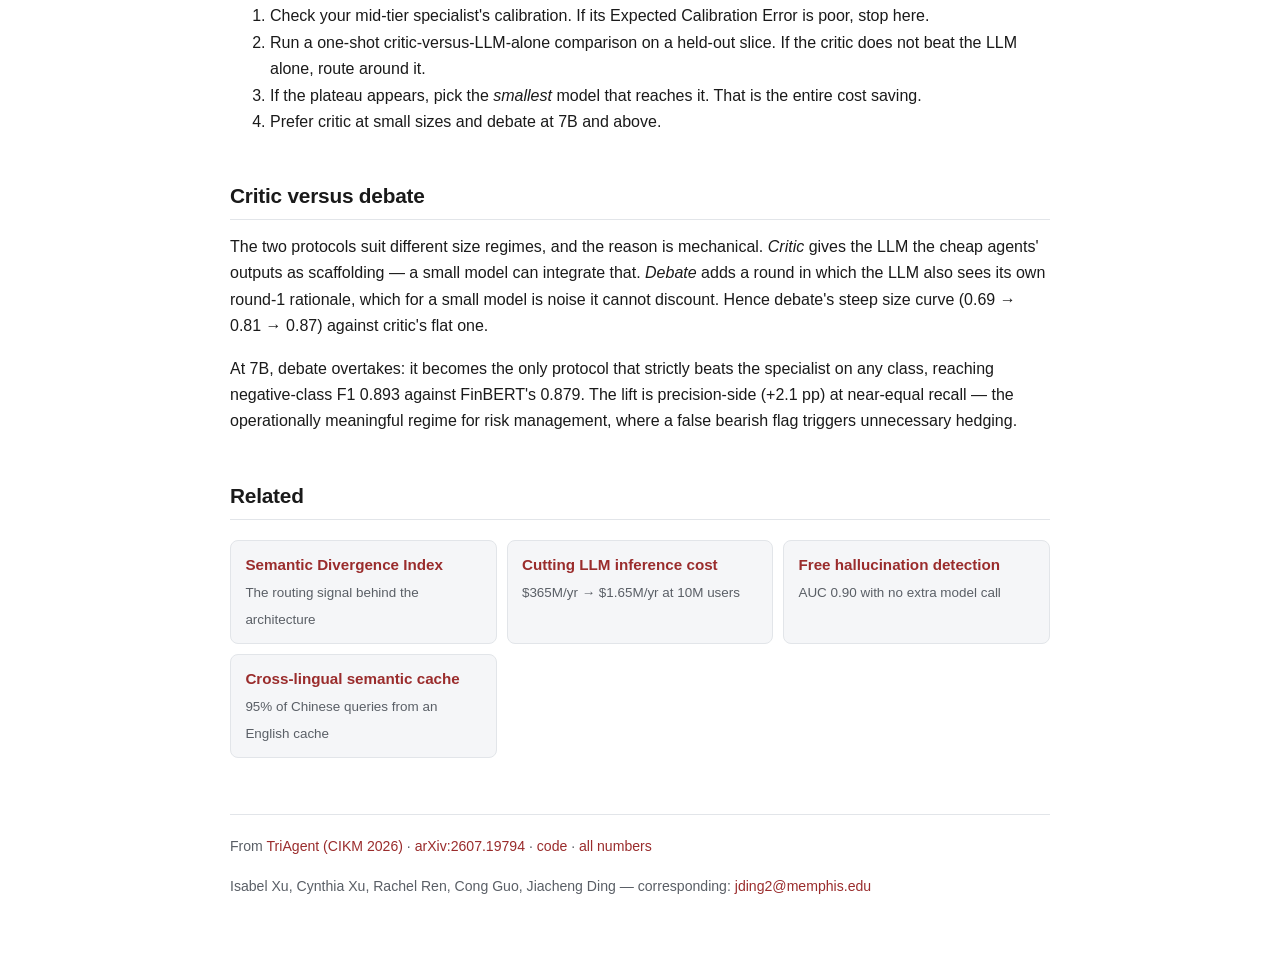
<file: docs/critic-plateau.html>
<!DOCTYPE html>
<html lang="en">
<head>
<meta charset="utf-8">
<meta name="viewport" content="width=device-width, initial-scale=1">
<title>The critic plateau — a 1.5B model matches a 7B model when it adjudicates instead of classifying</title>
<meta name="description" content="Re-tasking an LLM as a critic over two cheap agents plateaus macro-F1 at 0.87 across Qwen 1.5B, 3B, and 7B. A same-size 3-persona vote collapses to 0.66. Interaction substitutes for parameters. TriAgent, CIKM 2026.">
<link rel="canonical" href="https://graphuofm.github.io/TRIAGENT/critic-plateau.html">
<link rel="stylesheet" href="style.css">
<meta property="og:type" content="article">
<meta property="og:title" content="The critic plateau — a 1.5B model matches a 7B model">
<meta property="og:description" content="Give a small LLM two cheap opinions to adjudicate and it jumps from F1 0.69 to 0.87, matching a 7B model at one third the cost. The negative control shows why it is not ensembling.">
<meta property="og:url" content="https://graphuofm.github.io/TRIAGENT/critic-plateau.html">
<script type="application/ld+json">
{
  "@context": "https://schema.org",
  "@graph": [
    {
      "@type": "TechArticle",
      "headline": "The critic plateau: interaction substitutes for parameters in LLM committees",
      "description": "When an LLM is re-tasked as a critic over cheaper agents' outputs, macro-F1 plateaus at approximately 0.87 across Qwen-1.5B, 3B, and 7B with overlapping bootstrap 95% confidence intervals. A same-size three-persona vote collapses to 0.66, identifying granularity-stratified diversity rather than multi-agent voting as the mechanism.",
      "url": "https://graphuofm.github.io/TRIAGENT/critic-plateau.html",
      "inLanguage": "en",
      "author": {"@type": "Person", "name": "Jiacheng Ding", "affiliation": {"@type": "Organization", "name": "The University of Memphis"}},
      "citation": "https://doi.org/10.1145/3799682.3839978",
      "isBasedOn": "https://arxiv.org/abs/2607.19794",
      "about": {"@type": "DefinedTerm", "name": "critic plateau", "description": "The empirical finding that LLM accuracy as a critic over cheaper agents saturates with respect to model size."}
    },
    {
      "@type": "FAQPage",
      "mainEntity": [
        {"@type": "Question", "name": "Can a small LLM match a large one?",
         "acceptedAnswer": {"@type": "Answer", "text": "On this task, yes, when the small model adjudicates rather than classifies. Qwen2.5-1.5B asked to classify financial sentiment directly reaches macro-F1 0.69. Given the outputs of a word-level lexicon and a 110M-parameter sentence transformer and asked to adjudicate between them, the same 1.5B model reaches 0.87 - matching Qwen-3B at 0.87 and Qwen-7B at 0.86, with overlapping bootstrap 95% confidence intervals."}},
        {"@type": "Question", "name": "Why does a 1.5B critic match a 7B critic?",
         "acceptedAnswer": {"@type": "Answer", "text": "Because the critic is not solving the classification task from scratch. It is adjudicating between two structured opinions produced by agents that fail in different places. Adjudication is an easier problem than classification, and a small model can do it when given good scaffolding. The paper frames this as interaction substituting for parameters."}},
        {"@type": "Question", "name": "Is the critic plateau just multi-agent voting or self-consistency?",
         "acceptedAnswer": {"@type": "Answer", "text": "No. The negative control rules that out. Three personas of the same Qwen-1.5B - bull, bear, and neutral prompts - voting together reach F1 0.66, below the 0.69 a single instance of the same model achieves alone. Same parameters, same family, three agents, worse result. What produces the plateau is granularity-stratified diversity: agents that read different amounts of context and therefore fail in structurally different ways."}},
        {"@type": "Question", "name": "Does the critic plateau always hold?",
         "acceptedAnswer": {"@type": "Answer", "text": "No. It is calibration-conditional. On Financial PhraseBank, where the mid-tier specialist FinBERT has an Expected Calibration Error of 0.016, critic@1.5B reaches 0.87. On TFNS, informal Twitter financial text where FinBERT collapses to F1 0.66, the critic protocol reaches only 0.65 - below the 0.76 the LLM achieves alone. Miscalibrated scaffolding is worse than no scaffolding."}},
        {"@type": "Question", "name": "Should I use the critic protocol or debate?",
         "acceptedAnswer": {"@type": "Answer", "text": "They suit different size regimes. Critic feeds the LLM the cheap agents' outputs as scaffolding, which small models can integrate - critic@1.5B already reaches 0.87. Debate adds a second round in which the LLM also sees its own round-1 rationale, which is noise for a small model: debate scores 0.69 at 1.5B, 0.81 at 3B, and 0.87 at 7B. Debate only pays off at 7B, where it becomes the best protocol on the hardest class."}}
      ]
    }
  ]
}
</script>
</head>
<body>
<main>

<p class="crumb"><a href="./">TriAgent</a> → The critic plateau</p>

<h1>The critic plateau</h1>

<p class="lede">Give a 1.5B model two cheap opinions to adjudicate instead of asking it to classify, and it jumps from macro-F1 0.69 to 0.87 — matching a 7B model at one third the cost.</p>

<div class="badges">
  <a class="badge" href="https://doi.org/10.1145/3799682.3839978">CIKM 2026</a>
  <a class="badge" href="https://arxiv.org/abs/2607.19794">arXiv:2607.19794</a>
  <a class="badge" href="https://github.com/graphuofm/TRIAGENT">Code</a>
</div>

<h2>The result</h2>

<p>Instead of asking the LLM to classify the input directly, hand it the predictions of two much cheaper agents — a word-level lexicon and a 110M-parameter sentence transformer — and ask it to adjudicate between them. Macro-F1 on Financial PhraseBank:</p>

<div class="scroll">
<table>
  <thead><tr><th>Protocol</th><th class="num">Qwen-1.5B</th><th class="num">Qwen-3B</th><th class="num">Qwen-7B</th><th class="num">Mistral-7B</th><th class="num">Phi-3.5-mini</th></tr></thead>
  <tbody>
    <tr><td>LLM alone</td><td class="num">0.69</td><td class="num">0.62</td><td class="num">0.81</td><td class="num">0.70</td><td class="num">—</td></tr>
    <tr><td><strong>critic</strong></td><td class="num"><strong>0.87</strong></td><td class="num"><strong>0.87</strong></td><td class="num">0.86</td><td class="num">0.79</td><td class="num">0.86</td></tr>
    <tr><td>debate</td><td class="num">0.69</td><td class="num">0.81</td><td class="num"><strong>0.87</strong></td><td class="num">0.82</td><td class="num">—</td></tr>
  </tbody>
</table>
</div>

<p>The lift over the LLM alone is <strong>+18 points at 1.5B</strong> and <strong>+25 points at 3B</strong>. Model size stops buying accuracy — and the bootstrap confidence intervals confirm the plateau is real rather than a trend:</p>

<div class="scroll">
<table>
  <thead><tr><th>Strategy</th><th class="num">Macro-F1</th><th>Bootstrap 95% CI</th></tr></thead>
  <tbody>
    <tr><td>critic@1.5B</td><td class="num">0.8707</td><td>[0.8602, 0.8796]</td></tr>
    <tr><td>critic@3B</td><td class="num">0.8702</td><td>[0.8598, 0.8796]</td></tr>
    <tr><td>critic@7B</td><td class="num">0.8602</td><td>[0.8502, 0.8703]</td></tr>
    <tr><td>debate@7B</td><td class="num">0.8722</td><td>[0.8624, 0.8816]</td></tr>
  </tbody>
</table>
</div>

<p>All four intervals overlap. Meanwhile <strong>critic@1.5B costs $0.04 per 1,000 queries and critic@7B costs $0.11</strong> — three times the price for a statistically indistinguishable result.</p>

<figure>
  <img src="figures/fig_interaction_vs_size.png" alt="Line chart of macro-F1 against LLM parameter count for three interaction protocols. The critic line is flat at approximately 0.87 from 1.5B through 7B. The debate line rises steeply from 0.69 at 1.5B to 0.87 at 7B. The LLM-alone line is lowest and non-monotone, dipping at 3B.">
  <figcaption><strong>Macro-F1 against model size, by protocol.</strong> The critic line is flat — that flatness is the plateau. Debate rises with size instead, because a small model cannot discount its own weak round-1 rationale. The LLM-alone line is non-monotone: Qwen-3B (0.62) scores <em>below</em> Qwen-1.5B (0.69) by over-predicting the neutral class.</figcaption>
</figure>

<h2>Why it happens</h2>

<p>The critic is not solving the classification task. It is adjudicating between two structured opinions from agents that fail in different places. Adjudication is a strictly easier problem, and a small model can do it when the scaffolding is good.</p>

<p>The paper's framing: <strong>interaction substitutes for parameters.</strong> You can buy accuracy with model size, or you can buy it with better-structured inputs, and on this task the second is 3× cheaper.</p>

<h2>The negative control that identifies the mechanism</h2>

<p>The obvious objection is that this is just ensembling, or self-consistency, in a new costume. So the paper runs the control: three <em>personas</em> of the same Qwen2.5-1.5B — bull, bear, and neutral prompts — voting together.</p>

<div class="scroll">
<table>
  <thead><tr><th>Configuration</th><th class="num">Macro-F1</th></tr></thead>
  <tbody>
    <tr><td>persona-bull</td><td class="num">0.74</td></tr>
    <tr><td>persona-bear</td><td class="num">0.68</td></tr>
    <tr><td>persona-neutral</td><td class="num">0.55</td></tr>
    <tr><td><strong>3-persona vote</strong></td><td class="num"><strong>0.66</strong></td></tr>
    <tr><td>single Qwen-1.5B baseline</td><td class="num">0.69</td></tr>
    <tr><td><strong>cross-tier critic@1.5B</strong></td><td class="num"><strong>0.87</strong></td></tr>
  </tbody>
</table>
</div>

<p>Inter-persona agreement is 81%. <strong>The homogeneous vote scores below a single instance of the same model.</strong> Same parameter count, same family, three agents, worse result.</p>

<blockquote>
<p>It is not "more agents". It is agents that read different amounts of context and therefore fail in structurally different places — what the paper calls <a href="semantic-divergence-index.html">granularity stratification</a>. Measured: pairwise Cohen's κ 0.19–0.61, pairwise Jaccard error overlap 0.132–0.146.</p>
</blockquote>

<h2>Where it fails</h2>

<p>The plateau is <strong>calibration-conditional</strong>, and the paper reports the failure case in full rather than confining the claim to the dataset where it works.</p>

<div class="scroll">
<table>
  <thead><tr><th>Testbed</th><th class="num">FinBERT F1</th><th class="num">FinBERT ECE</th><th class="num">critic@1.5B</th><th class="num">critic@7B</th><th class="num">LLM alone</th></tr></thead>
  <tbody>
    <tr><td>FPB (curated news)</td><td class="num">0.88</td><td class="num">0.016</td><td class="num"><strong>0.87</strong></td><td class="num">0.86</td><td class="num">0.81</td></tr>
    <tr><td>TFNS (informal tweets)</td><td class="num">0.66</td><td class="num">—</td><td class="num">0.66</td><td class="num">0.65</td><td class="num"><strong>0.76</strong></td></tr>
  </tbody>
</table>
</div>

<p>On TFNS both critic settings fall <em>below</em> the LLM-alone baseline. When the mid-tier specialist is miscalibrated on fragmented customer text, the critic scaffolding actively drags the LLM down. <strong>Bad scaffolding is worse than no scaffolding.</strong></p>

<p>Two further limits. The plateau <em>height</em> is family-specific: Mistral-7B as critic reaches 0.79 — a 9-point lift over Mistral-7B alone, but short of the Qwen ceiling. And aggressive quantisation is not free: Qwen-14B at 4-bit scores 0.79, <em>below</em> 7B at bf16 (0.81).</p>

<h2>The deployable recipe</h2>

<p>Before committing to a critic setup on a new task:</p>

<ol>
  <li>Check your mid-tier specialist's calibration. If its Expected Calibration Error is poor, stop here.</li>
  <li>Run a one-shot critic-versus-LLM-alone comparison on a held-out slice. If the critic does not beat the LLM alone, route around it.</li>
  <li>If the plateau appears, pick the <em>smallest</em> model that reaches it. That is the entire cost saving.</li>
  <li>Prefer critic at small sizes and debate at 7B and above.</li>
</ol>

<h2>Critic versus debate</h2>

<p>The two protocols suit different size regimes, and the reason is mechanical. <em>Critic</em> gives the LLM the cheap agents' outputs as scaffolding — a small model can integrate that. <em>Debate</em> adds a round in which the LLM also sees its own round-1 rationale, which for a small model is noise it cannot discount. Hence debate's steep size curve (0.69 → 0.81 → 0.87) against critic's flat one.</p>

<p>At 7B, debate overtakes: it becomes the only protocol that strictly beats the specialist on any class, reaching negative-class F1 0.893 against FinBERT's 0.879. The lift is precision-side (+2.1 pp) at near-equal recall — the operationally meaningful regime for risk management, where a false bearish flag triggers unnecessary hedging.</p>

<h2>Related</h2>

<div class="related">
  <a href="semantic-divergence-index.html"><strong>Semantic Divergence Index</strong><span>The routing signal behind the architecture</span></a>
  <a href="llm-inference-cost.html"><strong>Cutting LLM inference cost</strong><span>$365M/yr → $1.65M/yr at 10M users</span></a>
  <a href="llm-hallucination-detection.html"><strong>Free hallucination detection</strong><span>AUC 0.90 with no extra model call</span></a>
  <a href="multilingual-llm-cache.html"><strong>Cross-lingual semantic cache</strong><span>95% of Chinese queries from an English cache</span></a>
</div>

<footer>
  <p>From <a href="https://doi.org/10.1145/3799682.3839978">TriAgent (CIKM 2026)</a> · <a href="https://arxiv.org/abs/2607.19794">arXiv:2607.19794</a> · <a href="https://github.com/graphuofm/TRIAGENT">code</a> · <a href="https://github.com/graphuofm/TRIAGENT/blob/main/RESULTS.md">all numbers</a></p>
  <p>Isabel Xu, Cynthia Xu, Rachel Ren, Cong Guo, Jiacheng Ding — corresponding: <a href="mailto:jding2@memphis.edu">jding2@memphis.edu</a></p>
</footer>

</main>
</body>
</html>
</file>
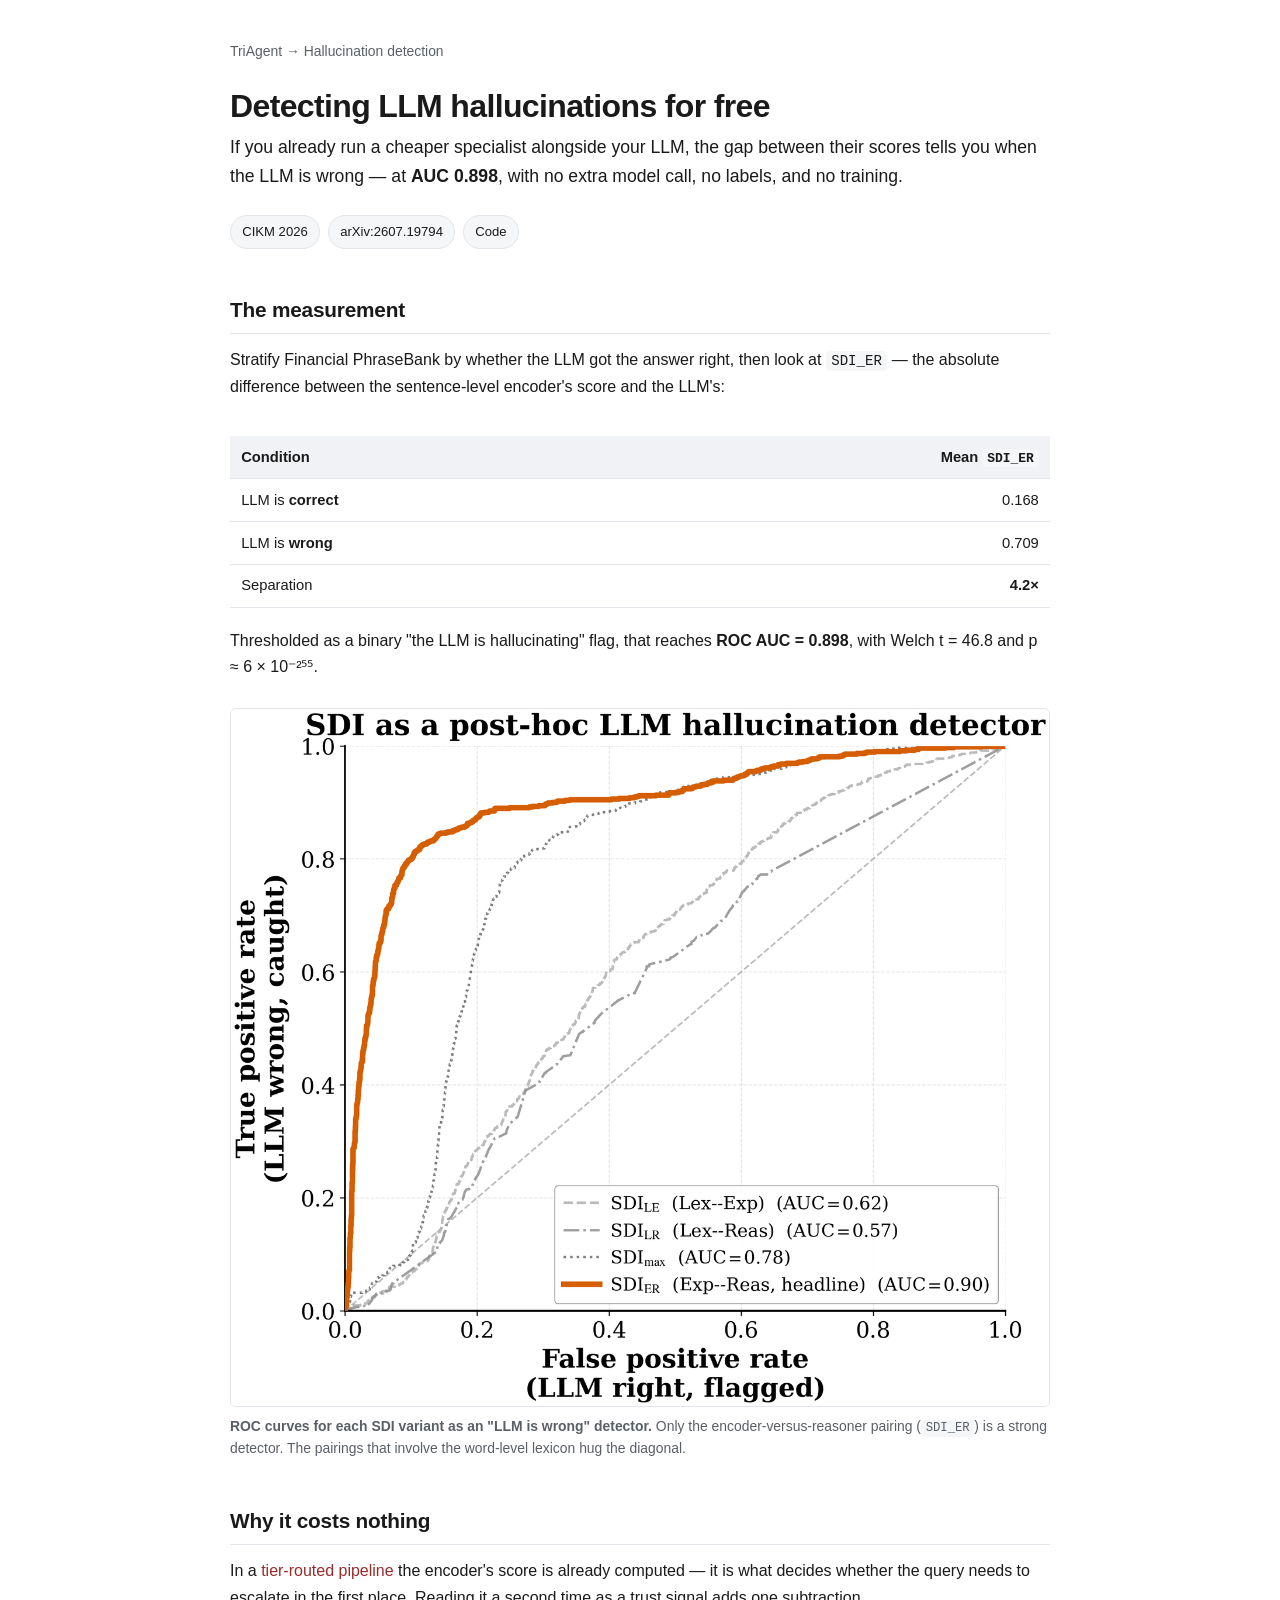
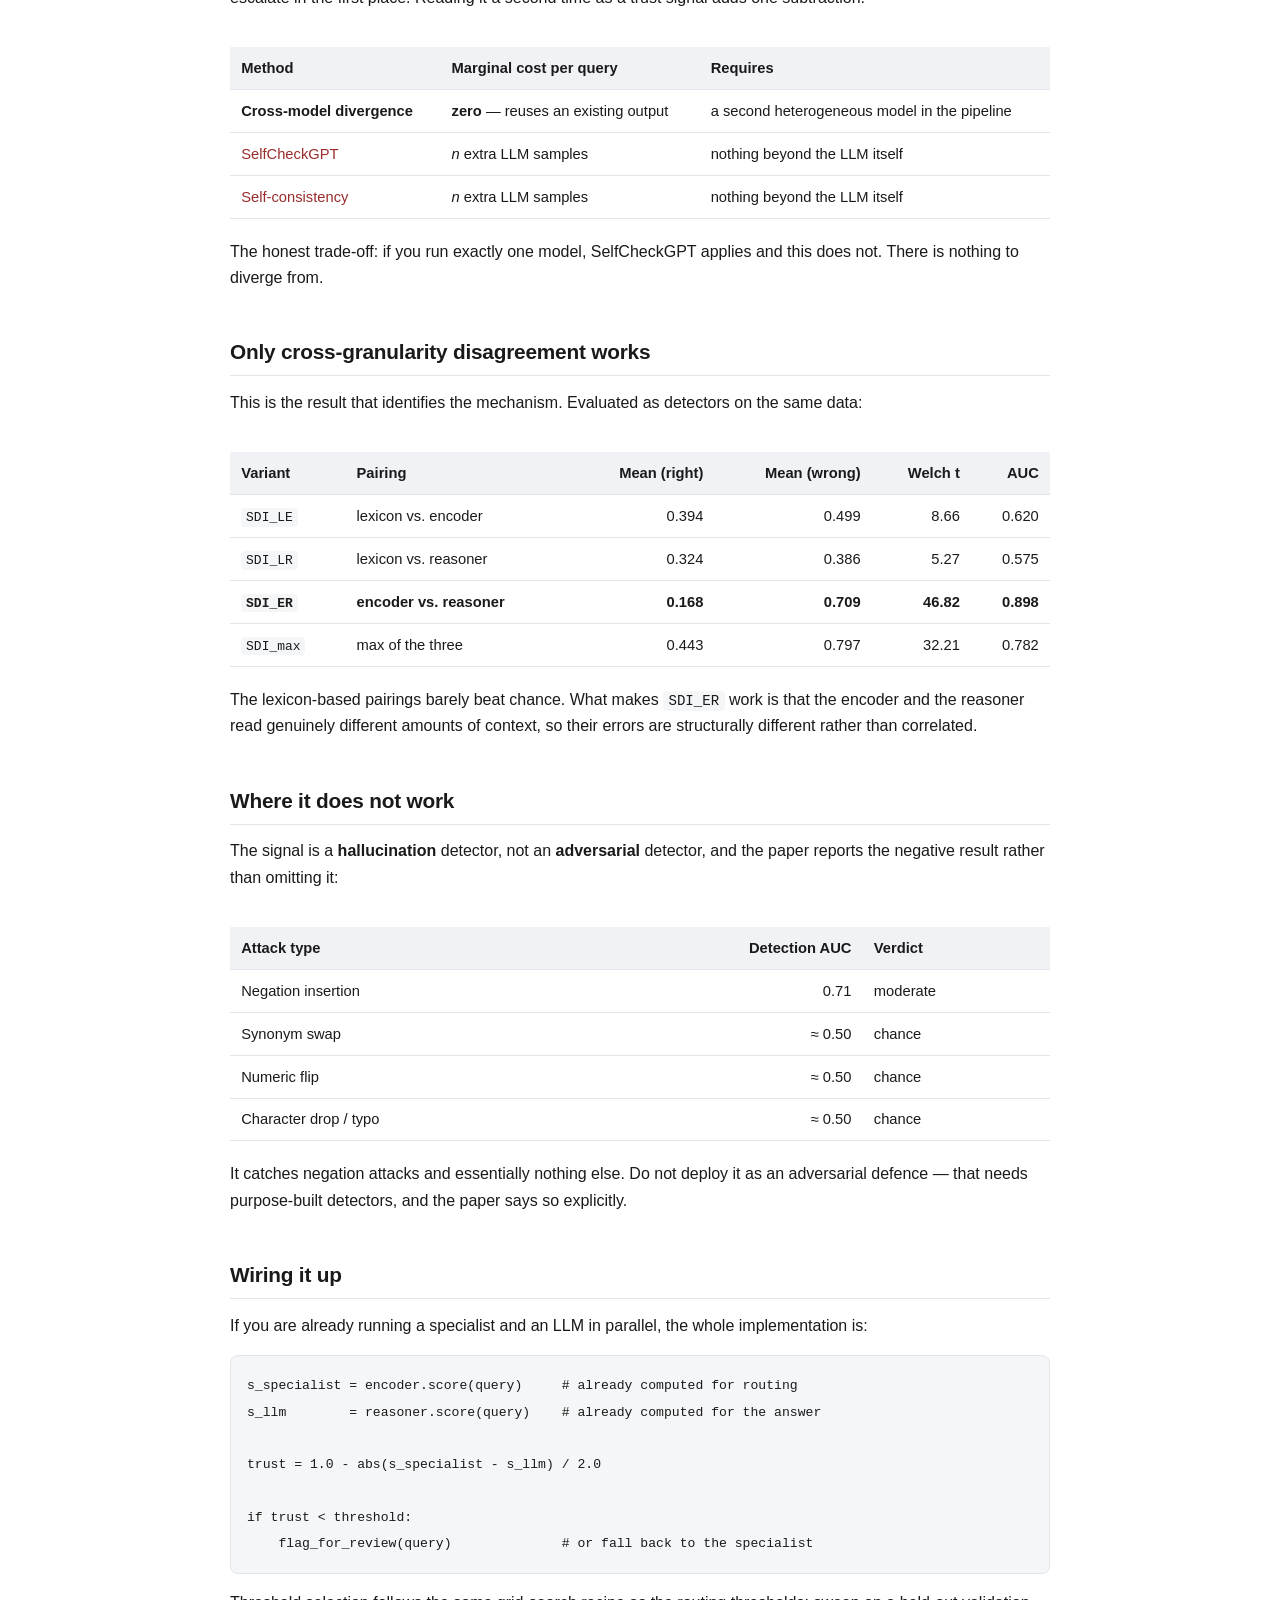
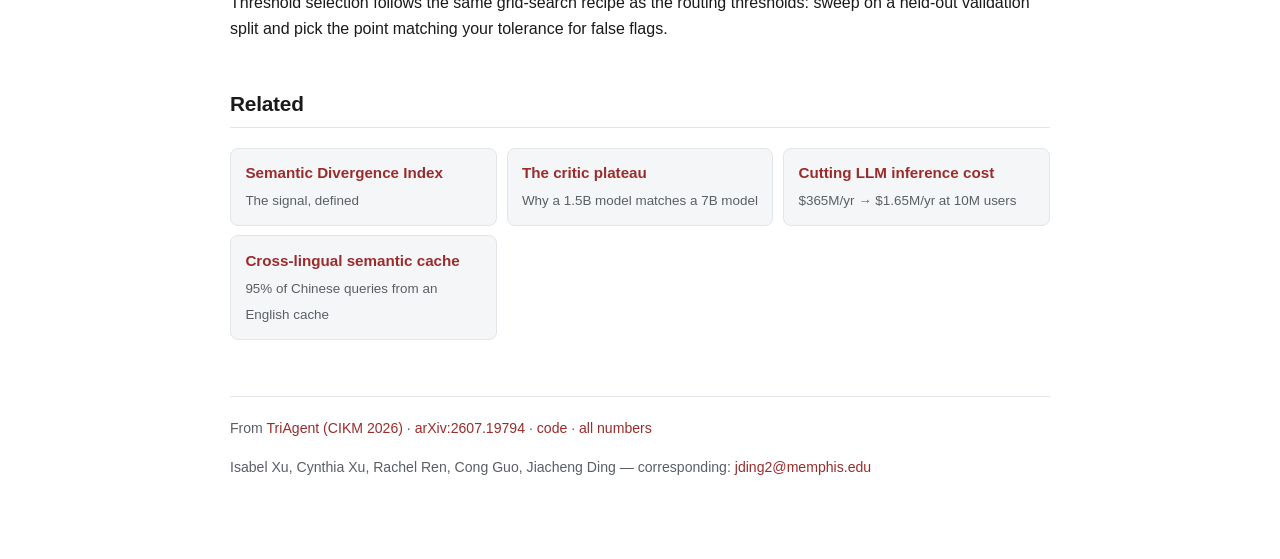
<file: docs/llm-hallucination-detection.html>
<!DOCTYPE html>
<html lang="en">
<head>
<meta charset="utf-8">
<meta name="viewport" content="width=device-width, initial-scale=1">
<title>Detecting LLM hallucinations with no extra model call — AUC 0.90 from cross-model divergence</title>
<meta name="description" content="Comparing an LLM against a cheaper specialist you already run separates correct from incorrect outputs at AUC 0.898, at zero marginal cost. Unlike SelfCheckGPT, no re-sampling. TriAgent, CIKM 2026.">
<link rel="canonical" href="https://graphuofm.github.io/TRIAGENT/llm-hallucination-detection.html">
<link rel="stylesheet" href="style.css">
<meta property="og:type" content="article">
<meta property="og:title" content="Detecting LLM hallucinations with no extra model call">
<meta property="og:description" content="Divergence between an LLM and a cheaper specialist predicts LLM errors at AUC 0.90 — free, because you already computed both outputs.">
<meta property="og:url" content="https://graphuofm.github.io/TRIAGENT/llm-hallucination-detection.html">
<script type="application/ld+json">
{
  "@context": "https://schema.org",
  "@graph": [
    {
      "@type": "TechArticle",
      "headline": "Detecting LLM hallucinations at zero marginal cost using cross-model divergence",
      "description": "The divergence between a sentence-level encoder and an LLM reasoner separates correct from incorrect LLM outputs at ROC AUC 0.898 on Financial PhraseBank, with no additional model call, no labels, and no training.",
      "url": "https://graphuofm.github.io/TRIAGENT/llm-hallucination-detection.html",
      "inLanguage": "en",
      "author": {"@type": "Person", "name": "Jiacheng Ding", "affiliation": {"@type": "Organization", "name": "The University of Memphis"}},
      "citation": "https://doi.org/10.1145/3799682.3839978",
      "isBasedOn": "https://arxiv.org/abs/2607.19794"
    },
    {
      "@type": "FAQPage",
      "mainEntity": [
        {"@type": "Question", "name": "How can I detect LLM hallucinations without extra API calls?",
         "acceptedAnswer": {"@type": "Answer", "text": "Run a cheaper specialist model in parallel and measure how far its score diverges from the LLM's. On Financial PhraseBank this separates correct from incorrect LLM outputs at ROC AUC 0.898, with Welch t = 46.8. Mean divergence is 0.168 when the LLM is right and 0.709 when it is wrong, a four-fold gap. Because the specialist output is already computed for routing, the trust score costs nothing additional."}},
        {"@type": "Question", "name": "How does this compare to SelfCheckGPT?",
         "acceptedAnswer": {"@type": "Answer", "text": "SelfCheckGPT and self-consistency detect errors by re-sampling the same model several times, so detection cost scales linearly with the number of samples. Cross-model divergence compares against a different model the pipeline already ran for another purpose, so the marginal cost is zero. The trade-off is that it requires you to already be running a second heterogeneous model; SelfCheckGPT works on a single model in isolation."}},
        {"@type": "Question", "name": "Does any pair of models work as a hallucination detector?",
         "acceptedAnswer": {"@type": "Answer", "text": "No. Only the cross-granularity pairing carries the signal. The encoder-versus-reasoner divergence reaches AUC 0.898, while lexicon-versus-encoder reaches 0.620 and lexicon-versus-reasoner only 0.575. Disagreement in general is a weak signal; disagreement across contextual granularities is a strong one."}},
        {"@type": "Question", "name": "Does divergence also detect adversarial attacks on LLM inputs?",
         "acceptedAnswer": {"@type": "Answer", "text": "Only partially. It reaches AUC approximately 0.71 on negation-insertion attacks but roughly 0.50, which is chance, on synonym swaps, numeric flips, and character-level typos. It is a strong hallucination detector and a weak adversarial detector, and should not be deployed as a substitute for purpose-built adversarial defences."}}
      ]
    }
  ]
}
</script>
</head>
<body>
<main>

<p class="crumb"><a href="./">TriAgent</a> → Hallucination detection</p>

<h1>Detecting LLM hallucinations for free</h1>

<p class="lede">If you already run a cheaper specialist alongside your LLM, the gap between their scores tells you when the LLM is wrong — at <strong>AUC 0.898</strong>, with no extra model call, no labels, and no training.</p>

<div class="badges">
  <a class="badge" href="https://doi.org/10.1145/3799682.3839978">CIKM 2026</a>
  <a class="badge" href="https://arxiv.org/abs/2607.19794">arXiv:2607.19794</a>
  <a class="badge" href="https://github.com/graphuofm/TRIAGENT">Code</a>
</div>

<h2>The measurement</h2>

<p>Stratify Financial PhraseBank by whether the LLM got the answer right, then look at <code>SDI_ER</code> — the absolute difference between the sentence-level encoder's score and the LLM's:</p>

<div class="scroll">
<table>
  <thead><tr><th>Condition</th><th class="num">Mean <code>SDI_ER</code></th></tr></thead>
  <tbody>
    <tr><td>LLM is <strong>correct</strong></td><td class="num">0.168</td></tr>
    <tr><td>LLM is <strong>wrong</strong></td><td class="num">0.709</td></tr>
    <tr><td>Separation</td><td class="num"><strong>4.2×</strong></td></tr>
  </tbody>
</table>
</div>

<p>Thresholded as a binary "the LLM is hallucinating" flag, that reaches <strong>ROC AUC = 0.898</strong>, with Welch t = 46.8 and p ≈ 6 × 10⁻²⁵⁵.</p>

<figure>
  <img src="figures/fig_e2_halluc_roc.png" alt="ROC curve plot with four lines. The SDI_ER curve bows sharply toward the top-left corner reaching AUC 0.898. SDI_max reaches 0.782. SDI_LE reaches 0.620 and SDI_LR 0.575, both close to the diagonal chance line.">
  <figcaption><strong>ROC curves for each SDI variant as an "LLM is wrong" detector.</strong> Only the encoder-versus-reasoner pairing (<code>SDI_ER</code>) is a strong detector. The pairings that involve the word-level lexicon hug the diagonal.</figcaption>
</figure>

<h2>Why it costs nothing</h2>

<p>In a <a href="semantic-divergence-index.html">tier-routed pipeline</a> the encoder's score is already computed — it is what decides whether the query needs to escalate in the first place. Reading it a second time as a trust signal adds one subtraction.</p>

<div class="scroll">
<table>
  <thead><tr><th>Method</th><th>Marginal cost per query</th><th>Requires</th></tr></thead>
  <tbody>
    <tr><td><strong>Cross-model divergence</strong></td><td><strong>zero</strong> — reuses an existing output</td><td>a second heterogeneous model in the pipeline</td></tr>
    <tr><td><a href="https://doi.org/10.18653/v1/2023.emnlp-main.557">SelfCheckGPT</a></td><td><em>n</em> extra LLM samples</td><td>nothing beyond the LLM itself</td></tr>
    <tr><td><a href="https://arxiv.org/abs/2203.11171">Self-consistency</a></td><td><em>n</em> extra LLM samples</td><td>nothing beyond the LLM itself</td></tr>
  </tbody>
</table>
</div>

<p>The honest trade-off: if you run exactly one model, SelfCheckGPT applies and this does not. There is nothing to diverge from.</p>

<h2>Only cross-granularity disagreement works</h2>

<p>This is the result that identifies the mechanism. Evaluated as detectors on the same data:</p>

<div class="scroll">
<table>
  <thead><tr><th>Variant</th><th>Pairing</th><th class="num">Mean (right)</th><th class="num">Mean (wrong)</th><th class="num">Welch t</th><th class="num">AUC</th></tr></thead>
  <tbody>
    <tr><td><code>SDI_LE</code></td><td>lexicon vs. encoder</td><td class="num">0.394</td><td class="num">0.499</td><td class="num">8.66</td><td class="num">0.620</td></tr>
    <tr><td><code>SDI_LR</code></td><td>lexicon vs. reasoner</td><td class="num">0.324</td><td class="num">0.386</td><td class="num">5.27</td><td class="num">0.575</td></tr>
    <tr><td><strong><code>SDI_ER</code></strong></td><td><strong>encoder vs. reasoner</strong></td><td class="num"><strong>0.168</strong></td><td class="num"><strong>0.709</strong></td><td class="num"><strong>46.82</strong></td><td class="num"><strong>0.898</strong></td></tr>
    <tr><td><code>SDI_max</code></td><td>max of the three</td><td class="num">0.443</td><td class="num">0.797</td><td class="num">32.21</td><td class="num">0.782</td></tr>
  </tbody>
</table>
</div>

<p>The lexicon-based pairings barely beat chance. What makes <code>SDI_ER</code> work is that the encoder and the reasoner read genuinely different amounts of context, so their errors are structurally different rather than correlated.</p>

<h2>Where it does not work</h2>

<p>The signal is a <strong>hallucination</strong> detector, not an <strong>adversarial</strong> detector, and the paper reports the negative result rather than omitting it:</p>

<div class="scroll">
<table>
  <thead><tr><th>Attack type</th><th class="num">Detection AUC</th><th>Verdict</th></tr></thead>
  <tbody>
    <tr><td>Negation insertion</td><td class="num">0.71</td><td>moderate</td></tr>
    <tr><td>Synonym swap</td><td class="num">≈ 0.50</td><td>chance</td></tr>
    <tr><td>Numeric flip</td><td class="num">≈ 0.50</td><td>chance</td></tr>
    <tr><td>Character drop / typo</td><td class="num">≈ 0.50</td><td>chance</td></tr>
  </tbody>
</table>
</div>

<p>It catches negation attacks and essentially nothing else. Do not deploy it as an adversarial defence — that needs purpose-built detectors, and the paper says so explicitly.</p>

<h2>Wiring it up</h2>

<p>If you are already running a specialist and an LLM in parallel, the whole implementation is:</p>

<pre><code>s_specialist = encoder.score(query)     # already computed for routing
s_llm        = reasoner.score(query)    # already computed for the answer

trust = 1.0 - abs(s_specialist - s_llm) / 2.0

if trust &lt; threshold:
    flag_for_review(query)              # or fall back to the specialist</code></pre>

<p>Threshold selection follows the same grid-search recipe as the routing thresholds: sweep on a held-out validation split and pick the point matching your tolerance for false flags.</p>

<h2>Related</h2>

<div class="related">
  <a href="semantic-divergence-index.html"><strong>Semantic Divergence Index</strong><span>The signal, defined</span></a>
  <a href="critic-plateau.html"><strong>The critic plateau</strong><span>Why a 1.5B model matches a 7B model</span></a>
  <a href="llm-inference-cost.html"><strong>Cutting LLM inference cost</strong><span>$365M/yr → $1.65M/yr at 10M users</span></a>
  <a href="multilingual-llm-cache.html"><strong>Cross-lingual semantic cache</strong><span>95% of Chinese queries from an English cache</span></a>
</div>

<footer>
  <p>From <a href="https://doi.org/10.1145/3799682.3839978">TriAgent (CIKM 2026)</a> · <a href="https://arxiv.org/abs/2607.19794">arXiv:2607.19794</a> · <a href="https://github.com/graphuofm/TRIAGENT">code</a> · <a href="https://github.com/graphuofm/TRIAGENT/blob/main/RESULTS.md">all numbers</a></p>
  <p>Isabel Xu, Cynthia Xu, Rachel Ren, Cong Guo, Jiacheng Ding — corresponding: <a href="mailto:jding2@memphis.edu">jding2@memphis.edu</a></p>
</footer>

</main>
</body>
</html>
</file>
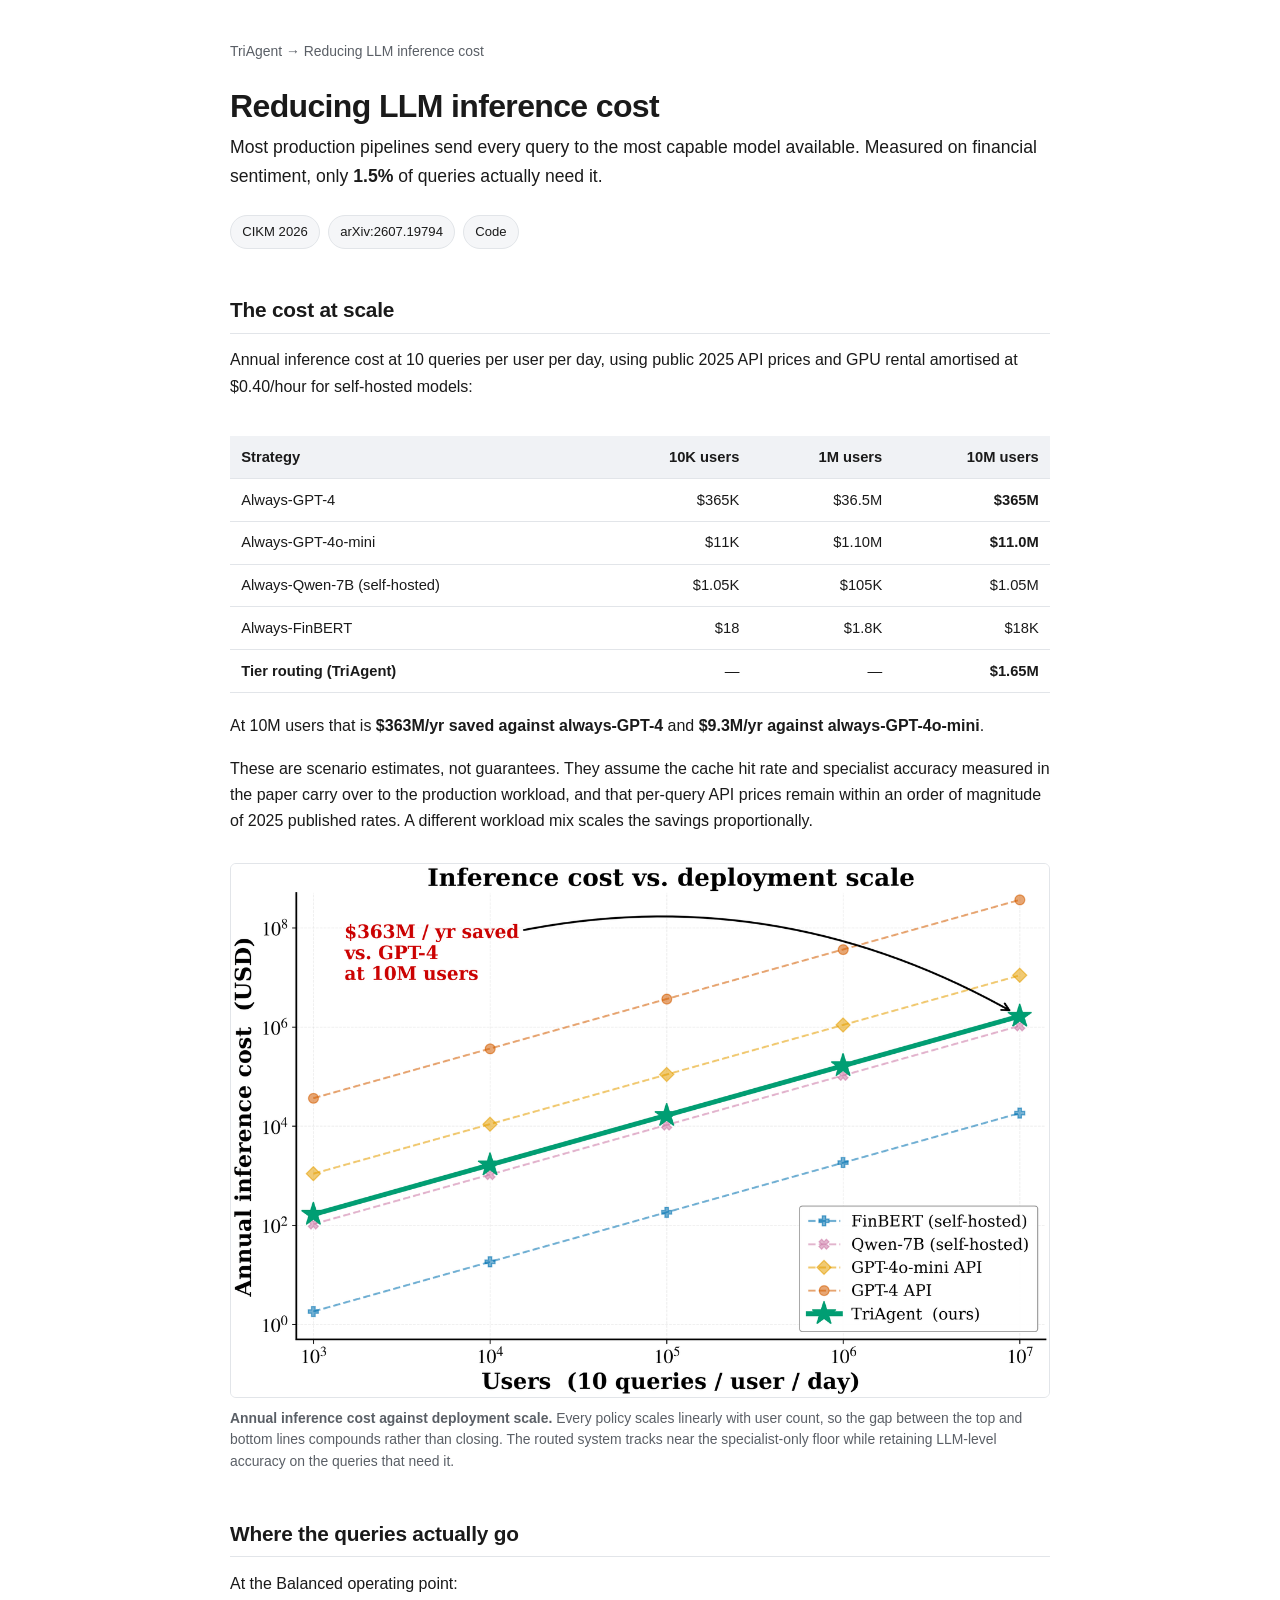
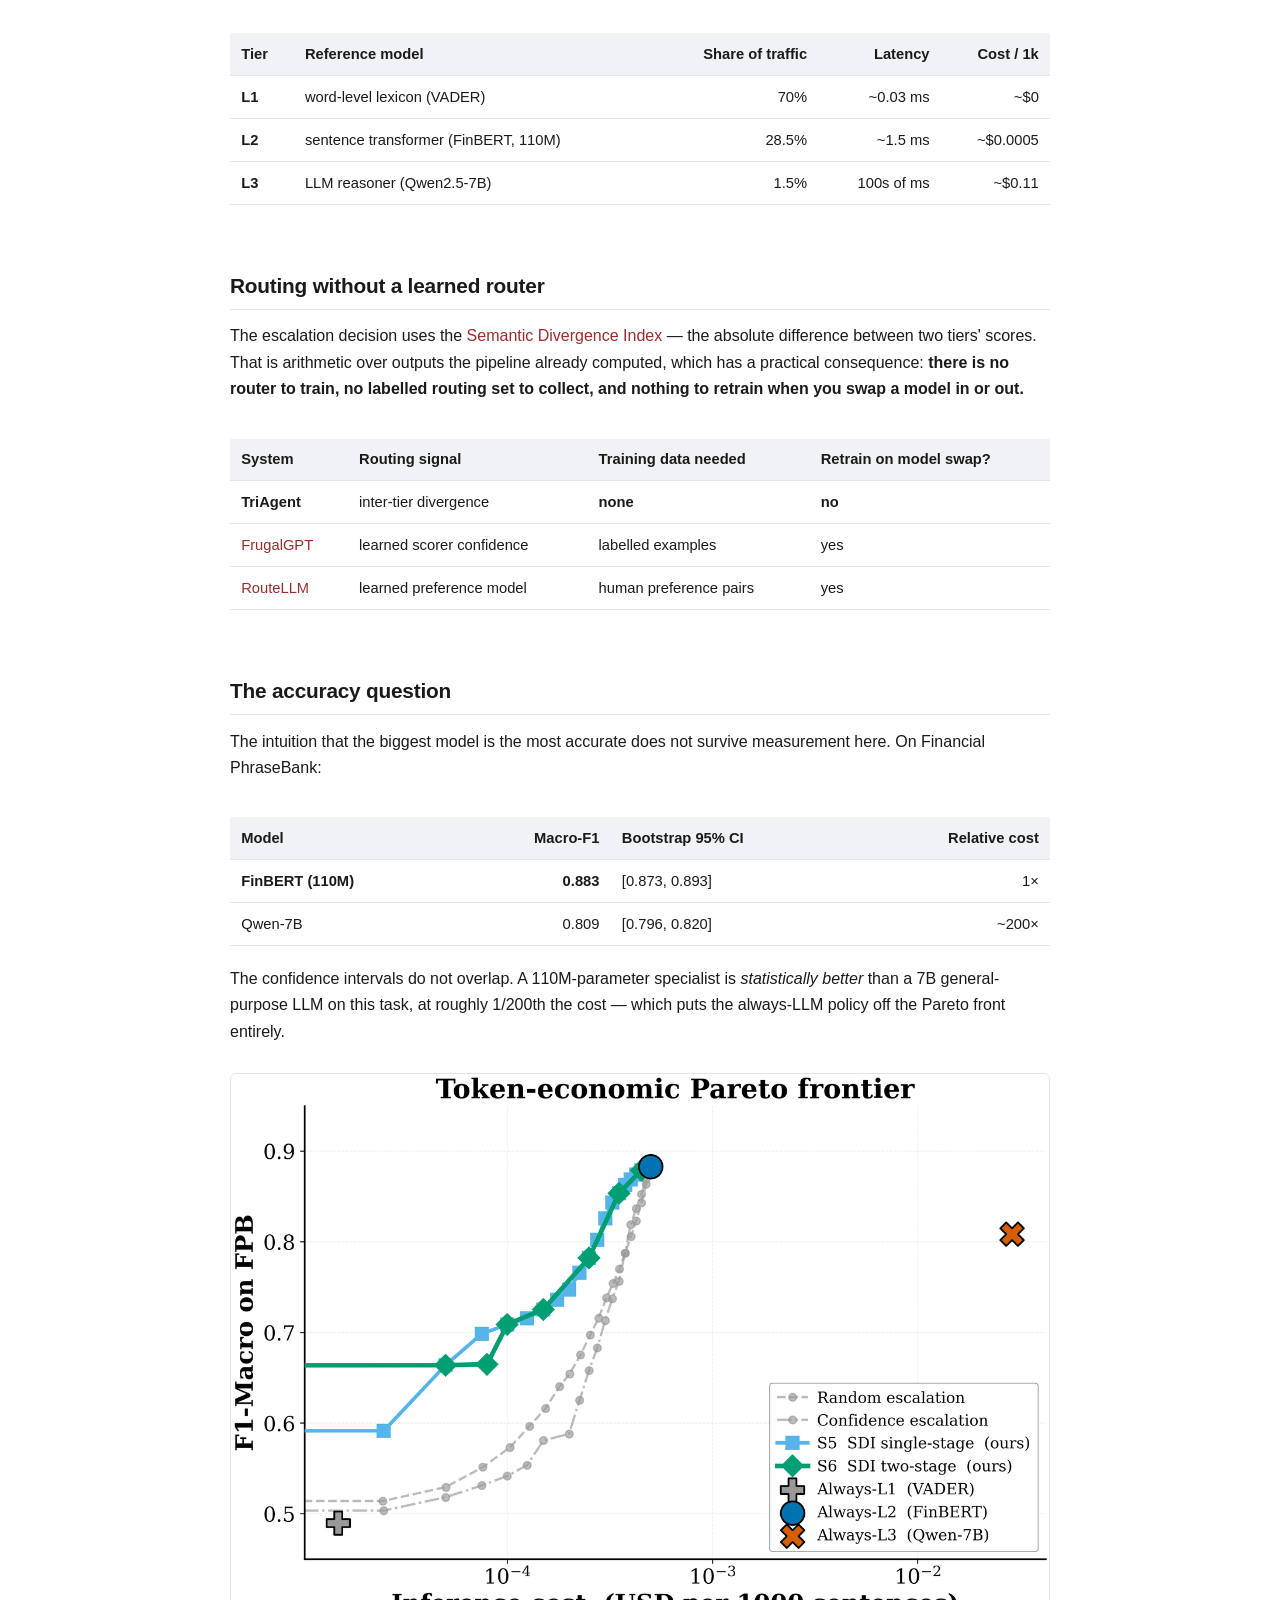
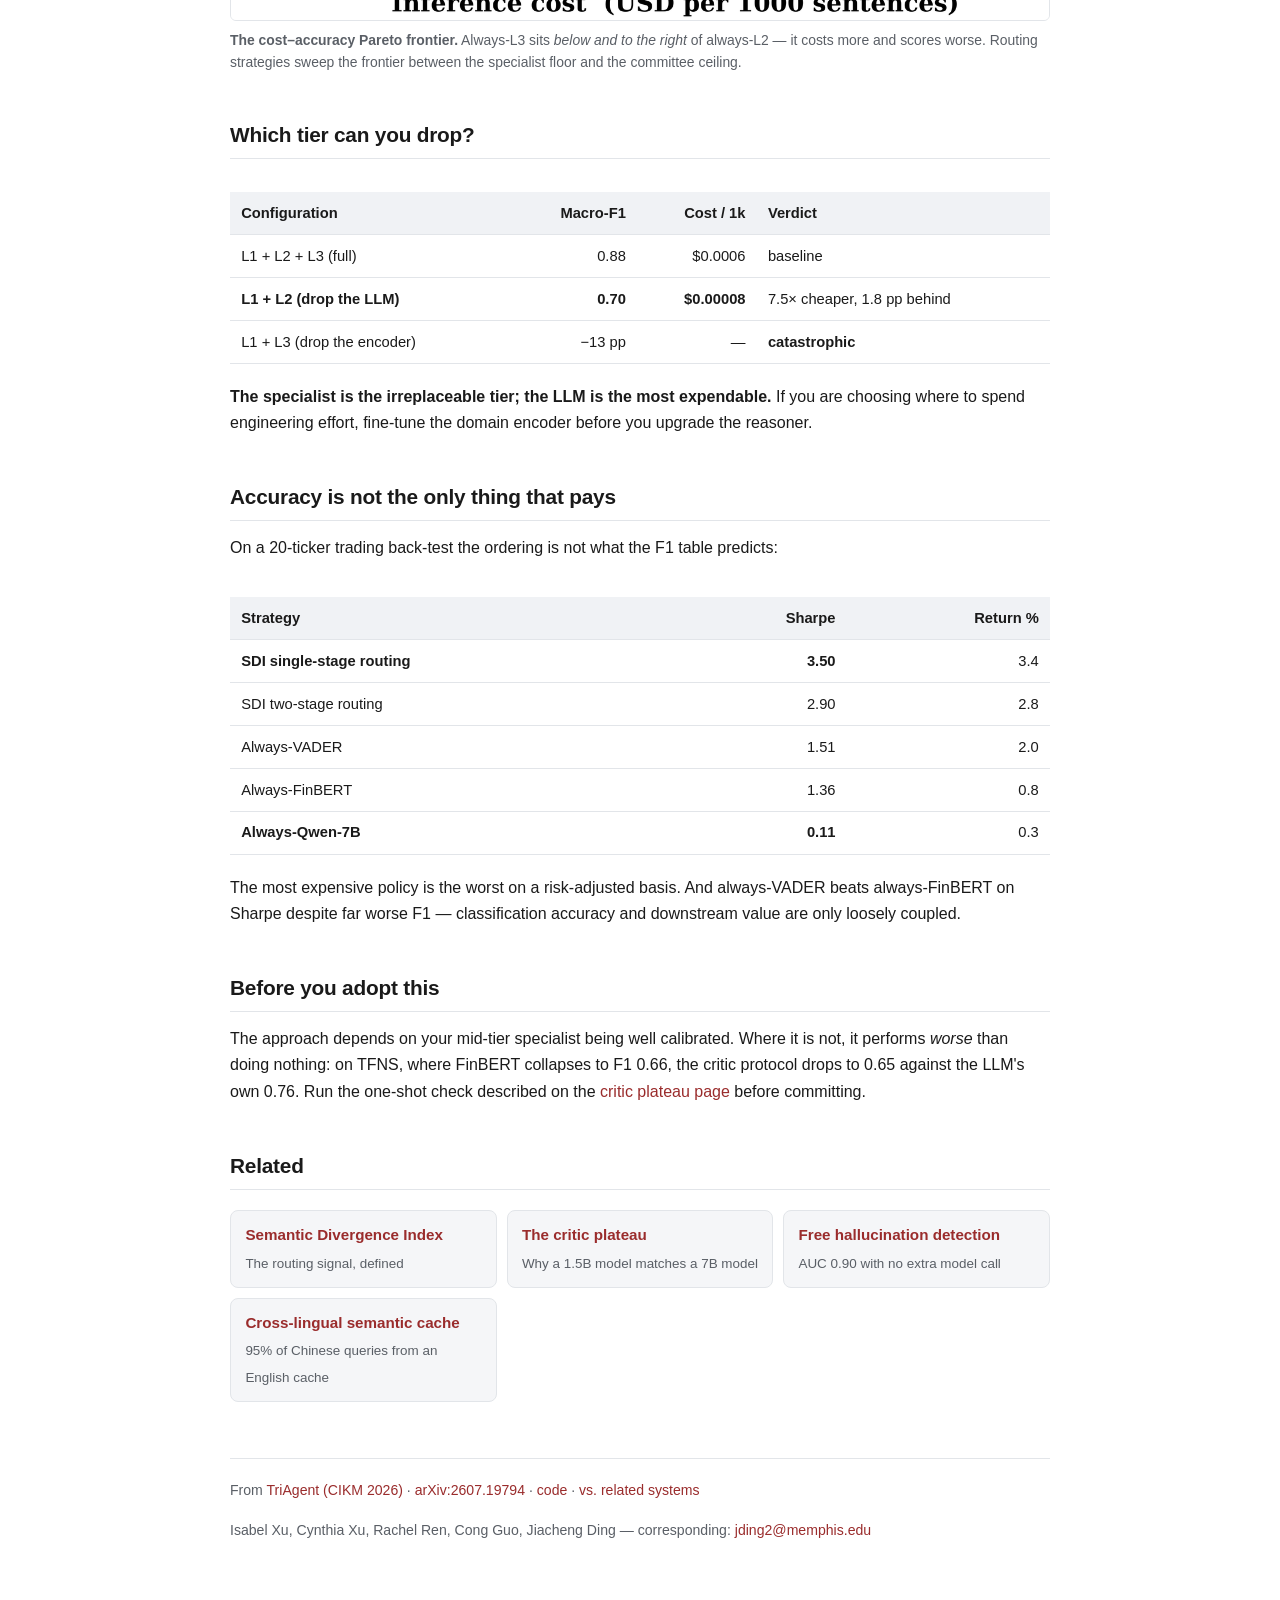
<file: docs/llm-inference-cost.html>
<!DOCTYPE html>
<html lang="en">
<head>
<meta charset="utf-8">
<meta name="viewport" content="width=device-width, initial-scale=1">
<title>How to reduce LLM inference cost in production — tier routing without a learned router</title>
<meta name="description" content="At 10M users, always-GPT-4 costs $365M/yr and always-GPT-4o-mini $11M/yr. Routing by inter-model disagreement answers the same workload for $1.65M/yr, sending only 1.5% of queries to the expensive tier. No labelled routing data required.">
<link rel="canonical" href="https://graphuofm.github.io/TRIAGENT/llm-inference-cost.html">
<link rel="stylesheet" href="style.css">
<meta property="og:type" content="article">
<meta property="og:title" content="How to reduce LLM inference cost in production">
<meta property="og:description" content="Only 1.5% of queries need the expensive model. Routing by inter-model disagreement needs no learned router and no labelled routing data.">
<meta property="og:url" content="https://graphuofm.github.io/TRIAGENT/llm-inference-cost.html">
<script type="application/ld+json">
{
  "@context": "https://schema.org",
  "@graph": [
    {
      "@type": "TechArticle",
      "headline": "How to reduce LLM inference cost in production with tier routing",
      "description": "A measured comparison of always-LLM policies against granularity-stratified tier routing. At 10 million users issuing 10 queries per day, always-GPT-4 costs $365M per year while divergence-based routing answers the same workload for $1.65M per year.",
      "url": "https://graphuofm.github.io/TRIAGENT/llm-inference-cost.html",
      "inLanguage": "en",
      "author": {"@type": "Person", "name": "Jiacheng Ding", "affiliation": {"@type": "Organization", "name": "The University of Memphis"}},
      "citation": "https://doi.org/10.1145/3799682.3839978",
      "isBasedOn": "https://arxiv.org/abs/2607.19794"
    },
    {
      "@type": "FAQPage",
      "mainEntity": [
        {"@type": "Question", "name": "How do I reduce LLM inference costs in production?",
         "acceptedAnswer": {"@type": "Answer", "text": "The largest single lever is to stop sending every query to the most expensive model. Measured on financial sentiment, 70% of queries can be answered by a word-level lexicon, 28.5% by a 110M-parameter sentence transformer, and only 1.5% need the LLM. At 10 million users issuing 10 queries per day, always-GPT-4 costs $365M per year and always-GPT-4o-mini $11M per year, while tier routing answers the same workload for $1.65M per year."}},
        {"@type": "Question", "name": "What are the alternatives to FrugalGPT and RouteLLM?",
         "acceptedAnswer": {"@type": "Answer", "text": "FrugalGPT trains a scorer on labelled examples and RouteLLM trains on human preference data, so both carry a supervision cost and must be retrained when models change. TriAgent routes on the Semantic Divergence Index, the arithmetic difference between two models' scores, which requires no training data and no retraining. The trade-off is that it requires running two cheap models per query rather than one learned scorer."}},
        {"@type": "Question", "name": "Does routing queries away from the LLM hurt accuracy?",
         "acceptedAnswer": {"@type": "Answer", "text": "Not on the tested corpus. At the Balanced operating point the routed system matches or exceeds both always-GPT-4 and always-GPT-4o-mini on macro-F1. More strikingly, the always-LLM policy is off the Pareto front entirely: FinBERT alone reaches macro-F1 0.883 while Qwen-7B alone reaches 0.809, with non-overlapping bootstrap confidence intervals, at roughly one two-hundredth of the cost."}},
        {"@type": "Question", "name": "Which model tier is the most expendable?",
         "acceptedAnswer": {"@type": "Answer", "text": "The LLM. An ablation shows that dropping the LLM entirely and keeping only the lexicon and the encoder reaches macro-F1 0.70 at 7.5 times lower cost, just 1.8 points behind the full committee. Dropping the sentence-level encoder instead costs 13 points of F1. The domain specialist is the irreplaceable tier; the LLM is the cherry, not the cake."}}
      ]
    }
  ]
}
</script>
</head>
<body>
<main>

<p class="crumb"><a href="./">TriAgent</a> → Reducing LLM inference cost</p>

<h1>Reducing LLM inference cost</h1>

<p class="lede">Most production pipelines send every query to the most capable model available. Measured on financial sentiment, only <strong>1.5%</strong> of queries actually need it.</p>

<div class="badges">
  <a class="badge" href="https://doi.org/10.1145/3799682.3839978">CIKM 2026</a>
  <a class="badge" href="https://arxiv.org/abs/2607.19794">arXiv:2607.19794</a>
  <a class="badge" href="https://github.com/graphuofm/TRIAGENT">Code</a>
</div>

<h2>The cost at scale</h2>

<p>Annual inference cost at 10 queries per user per day, using public 2025 API prices and GPU rental amortised at $0.40/hour for self-hosted models:</p>

<div class="scroll">
<table>
  <thead><tr><th>Strategy</th><th class="num">10K users</th><th class="num">1M users</th><th class="num">10M users</th></tr></thead>
  <tbody>
    <tr><td>Always-GPT-4</td><td class="num">$365K</td><td class="num">$36.5M</td><td class="num"><strong>$365M</strong></td></tr>
    <tr><td>Always-GPT-4o-mini</td><td class="num">$11K</td><td class="num">$1.10M</td><td class="num"><strong>$11.0M</strong></td></tr>
    <tr><td>Always-Qwen-7B (self-hosted)</td><td class="num">$1.05K</td><td class="num">$105K</td><td class="num">$1.05M</td></tr>
    <tr><td>Always-FinBERT</td><td class="num">$18</td><td class="num">$1.8K</td><td class="num">$18K</td></tr>
    <tr><td><strong>Tier routing (TriAgent)</strong></td><td class="num">—</td><td class="num">—</td><td class="num"><strong>$1.65M</strong></td></tr>
  </tbody>
</table>
</div>

<p>At 10M users that is <strong>$363M/yr saved against always-GPT-4</strong> and <strong>$9.3M/yr against always-GPT-4o-mini</strong>.</p>

<p>These are scenario estimates, not guarantees. They assume the cache hit rate and specialist accuracy measured in the paper carry over to the production workload, and that per-query API prices remain within an order of magnitude of 2025 published rates. A different workload mix scales the savings proportionally.</p>

<figure>
  <img src="figures/fig_cost_at_scale.png" alt="Log-log plot of annual inference cost in US dollars against user count from one thousand to ten million, with five lines: always-GPT-4 highest, then GPT-4o-mini, then self-hosted Qwen-7B, then TriAgent routing, with always-FinBERT lowest. All lines are straight on log axes, showing cost scales linearly with users.">
  <figcaption><strong>Annual inference cost against deployment scale.</strong> Every policy scales linearly with user count, so the gap between the top and bottom lines compounds rather than closing. The routed system tracks near the specialist-only floor while retaining LLM-level accuracy on the queries that need it.</figcaption>
</figure>

<h2>Where the queries actually go</h2>

<p>At the Balanced operating point:</p>

<div class="scroll">
<table>
  <thead><tr><th>Tier</th><th>Reference model</th><th class="num">Share of traffic</th><th class="num">Latency</th><th class="num">Cost / 1k</th></tr></thead>
  <tbody>
    <tr><td><strong>L1</strong></td><td>word-level lexicon (VADER)</td><td class="num">70%</td><td class="num">~0.03 ms</td><td class="num">~$0</td></tr>
    <tr><td><strong>L2</strong></td><td>sentence transformer (FinBERT, 110M)</td><td class="num">28.5%</td><td class="num">~1.5 ms</td><td class="num">~$0.0005</td></tr>
    <tr><td><strong>L3</strong></td><td>LLM reasoner (Qwen2.5-7B)</td><td class="num">1.5%</td><td class="num">100s of ms</td><td class="num">~$0.11</td></tr>
  </tbody>
</table>
</div>

<h2>Routing without a learned router</h2>

<p>The escalation decision uses the <a href="semantic-divergence-index.html">Semantic Divergence Index</a> — the absolute difference between two tiers' scores. That is arithmetic over outputs the pipeline already computed, which has a practical consequence: <strong>there is no router to train, no labelled routing set to collect, and nothing to retrain when you swap a model in or out.</strong></p>

<div class="scroll">
<table>
  <thead><tr><th>System</th><th>Routing signal</th><th>Training data needed</th><th>Retrain on model swap?</th></tr></thead>
  <tbody>
    <tr><td><strong>TriAgent</strong></td><td>inter-tier divergence</td><td><strong>none</strong></td><td><strong>no</strong></td></tr>
    <tr><td><a href="https://arxiv.org/abs/2305.05176">FrugalGPT</a></td><td>learned scorer confidence</td><td>labelled examples</td><td>yes</td></tr>
    <tr><td><a href="https://arxiv.org/abs/2406.18665">RouteLLM</a></td><td>learned preference model</td><td>human preference pairs</td><td>yes</td></tr>
  </tbody>
</table>
</div>

<h2>The accuracy question</h2>

<p>The intuition that the biggest model is the most accurate does not survive measurement here. On Financial PhraseBank:</p>

<div class="scroll">
<table>
  <thead><tr><th>Model</th><th class="num">Macro-F1</th><th>Bootstrap 95% CI</th><th class="num">Relative cost</th></tr></thead>
  <tbody>
    <tr><td><strong>FinBERT (110M)</strong></td><td class="num"><strong>0.883</strong></td><td>[0.873, 0.893]</td><td class="num">1×</td></tr>
    <tr><td>Qwen-7B</td><td class="num">0.809</td><td>[0.796, 0.820]</td><td class="num">~200×</td></tr>
  </tbody>
</table>
</div>

<p>The confidence intervals do not overlap. A 110M-parameter specialist is <em>statistically better</em> than a 7B general-purpose LLM on this task, at roughly 1/200th the cost — which puts the always-LLM policy off the Pareto front entirely.</p>

<figure>
  <img src="figures/fig_main_pareto.png" alt="Scatter plot of macro-F1 against log-scale cost per thousand queries. Routing strategies form a Pareto frontier curving up and to the right. The always-Qwen-7B point sits below and to the right of the FinBERT point, meaning it costs more and scores worse, placing it off the frontier.">
  <figcaption><strong>The cost–accuracy Pareto frontier.</strong> Always-L3 sits <em>below and to the right</em> of always-L2 — it costs more and scores worse. Routing strategies sweep the frontier between the specialist floor and the committee ceiling.</figcaption>
</figure>

<h2>Which tier can you drop?</h2>

<div class="scroll">
<table>
  <thead><tr><th>Configuration</th><th class="num">Macro-F1</th><th class="num">Cost / 1k</th><th>Verdict</th></tr></thead>
  <tbody>
    <tr><td>L1 + L2 + L3 (full)</td><td class="num">0.88</td><td class="num">$0.0006</td><td>baseline</td></tr>
    <tr><td><strong>L1 + L2 (drop the LLM)</strong></td><td class="num"><strong>0.70</strong></td><td class="num"><strong>$0.00008</strong></td><td>7.5× cheaper, 1.8 pp behind</td></tr>
    <tr><td>L1 + L3 (drop the encoder)</td><td class="num">−13 pp</td><td class="num">—</td><td><strong>catastrophic</strong></td></tr>
  </tbody>
</table>
</div>

<p><strong>The specialist is the irreplaceable tier; the LLM is the most expendable.</strong> If you are choosing where to spend engineering effort, fine-tune the domain encoder before you upgrade the reasoner.</p>

<h2>Accuracy is not the only thing that pays</h2>

<p>On a 20-ticker trading back-test the ordering is not what the F1 table predicts:</p>

<div class="scroll">
<table>
  <thead><tr><th>Strategy</th><th class="num">Sharpe</th><th class="num">Return %</th></tr></thead>
  <tbody>
    <tr><td><strong>SDI single-stage routing</strong></td><td class="num"><strong>3.50</strong></td><td class="num">3.4</td></tr>
    <tr><td>SDI two-stage routing</td><td class="num">2.90</td><td class="num">2.8</td></tr>
    <tr><td>Always-VADER</td><td class="num">1.51</td><td class="num">2.0</td></tr>
    <tr><td>Always-FinBERT</td><td class="num">1.36</td><td class="num">0.8</td></tr>
    <tr><td><strong>Always-Qwen-7B</strong></td><td class="num"><strong>0.11</strong></td><td class="num">0.3</td></tr>
  </tbody>
</table>
</div>

<p>The most expensive policy is the worst on a risk-adjusted basis. And always-VADER beats always-FinBERT on Sharpe despite far worse F1 — classification accuracy and downstream value are only loosely coupled.</p>

<h2>Before you adopt this</h2>

<p>The approach depends on your mid-tier specialist being well calibrated. Where it is not, it performs <em>worse</em> than doing nothing: on TFNS, where FinBERT collapses to F1 0.66, the critic protocol drops to 0.65 against the LLM's own 0.76. Run the one-shot check described on the <a href="critic-plateau.html">critic plateau page</a> before committing.</p>

<h2>Related</h2>

<div class="related">
  <a href="semantic-divergence-index.html"><strong>Semantic Divergence Index</strong><span>The routing signal, defined</span></a>
  <a href="critic-plateau.html"><strong>The critic plateau</strong><span>Why a 1.5B model matches a 7B model</span></a>
  <a href="llm-hallucination-detection.html"><strong>Free hallucination detection</strong><span>AUC 0.90 with no extra model call</span></a>
  <a href="multilingual-llm-cache.html"><strong>Cross-lingual semantic cache</strong><span>95% of Chinese queries from an English cache</span></a>
</div>

<footer>
  <p>From <a href="https://doi.org/10.1145/3799682.3839978">TriAgent (CIKM 2026)</a> · <a href="https://arxiv.org/abs/2607.19794">arXiv:2607.19794</a> · <a href="https://github.com/graphuofm/TRIAGENT">code</a> · <a href="https://github.com/graphuofm/TRIAGENT/blob/main/COMPARISON.md">vs. related systems</a></p>
  <p>Isabel Xu, Cynthia Xu, Rachel Ren, Cong Guo, Jiacheng Ding — corresponding: <a href="mailto:jding2@memphis.edu">jding2@memphis.edu</a></p>
</footer>

</main>
</body>
</html>
</file>
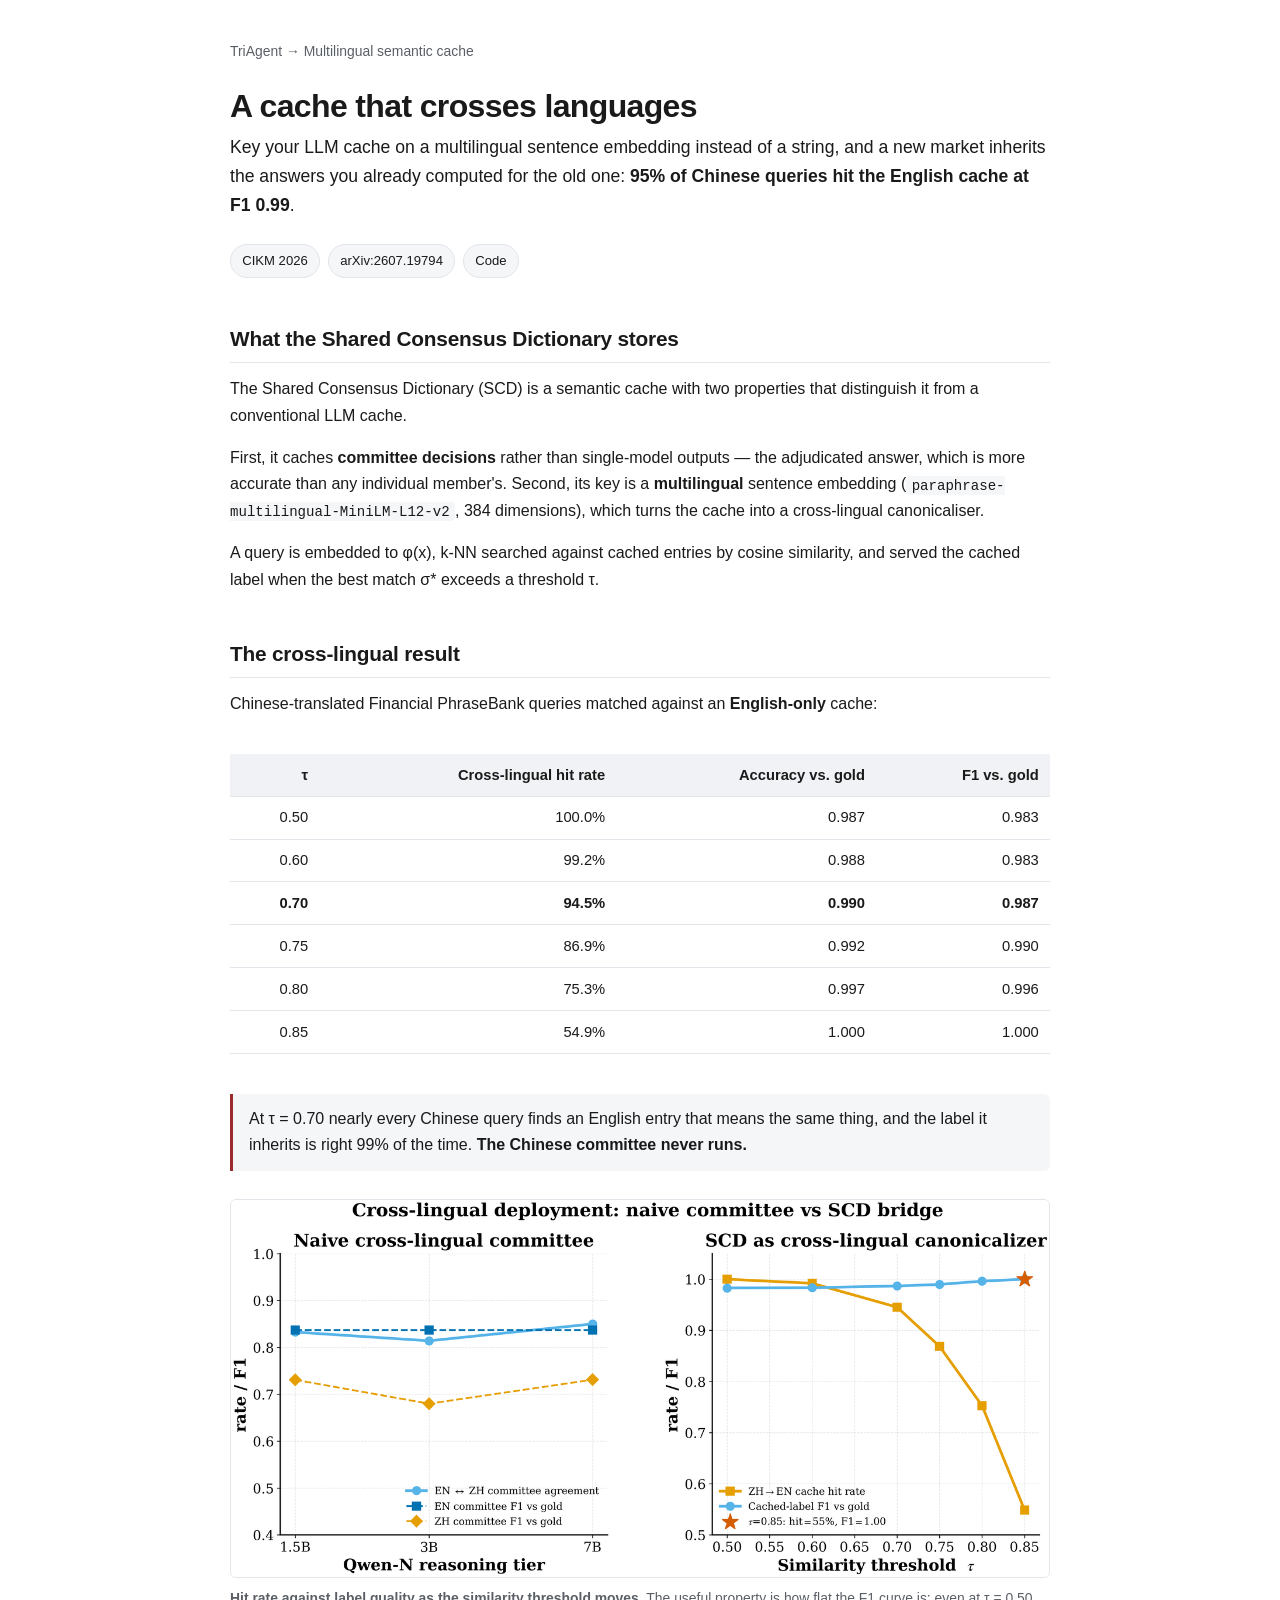
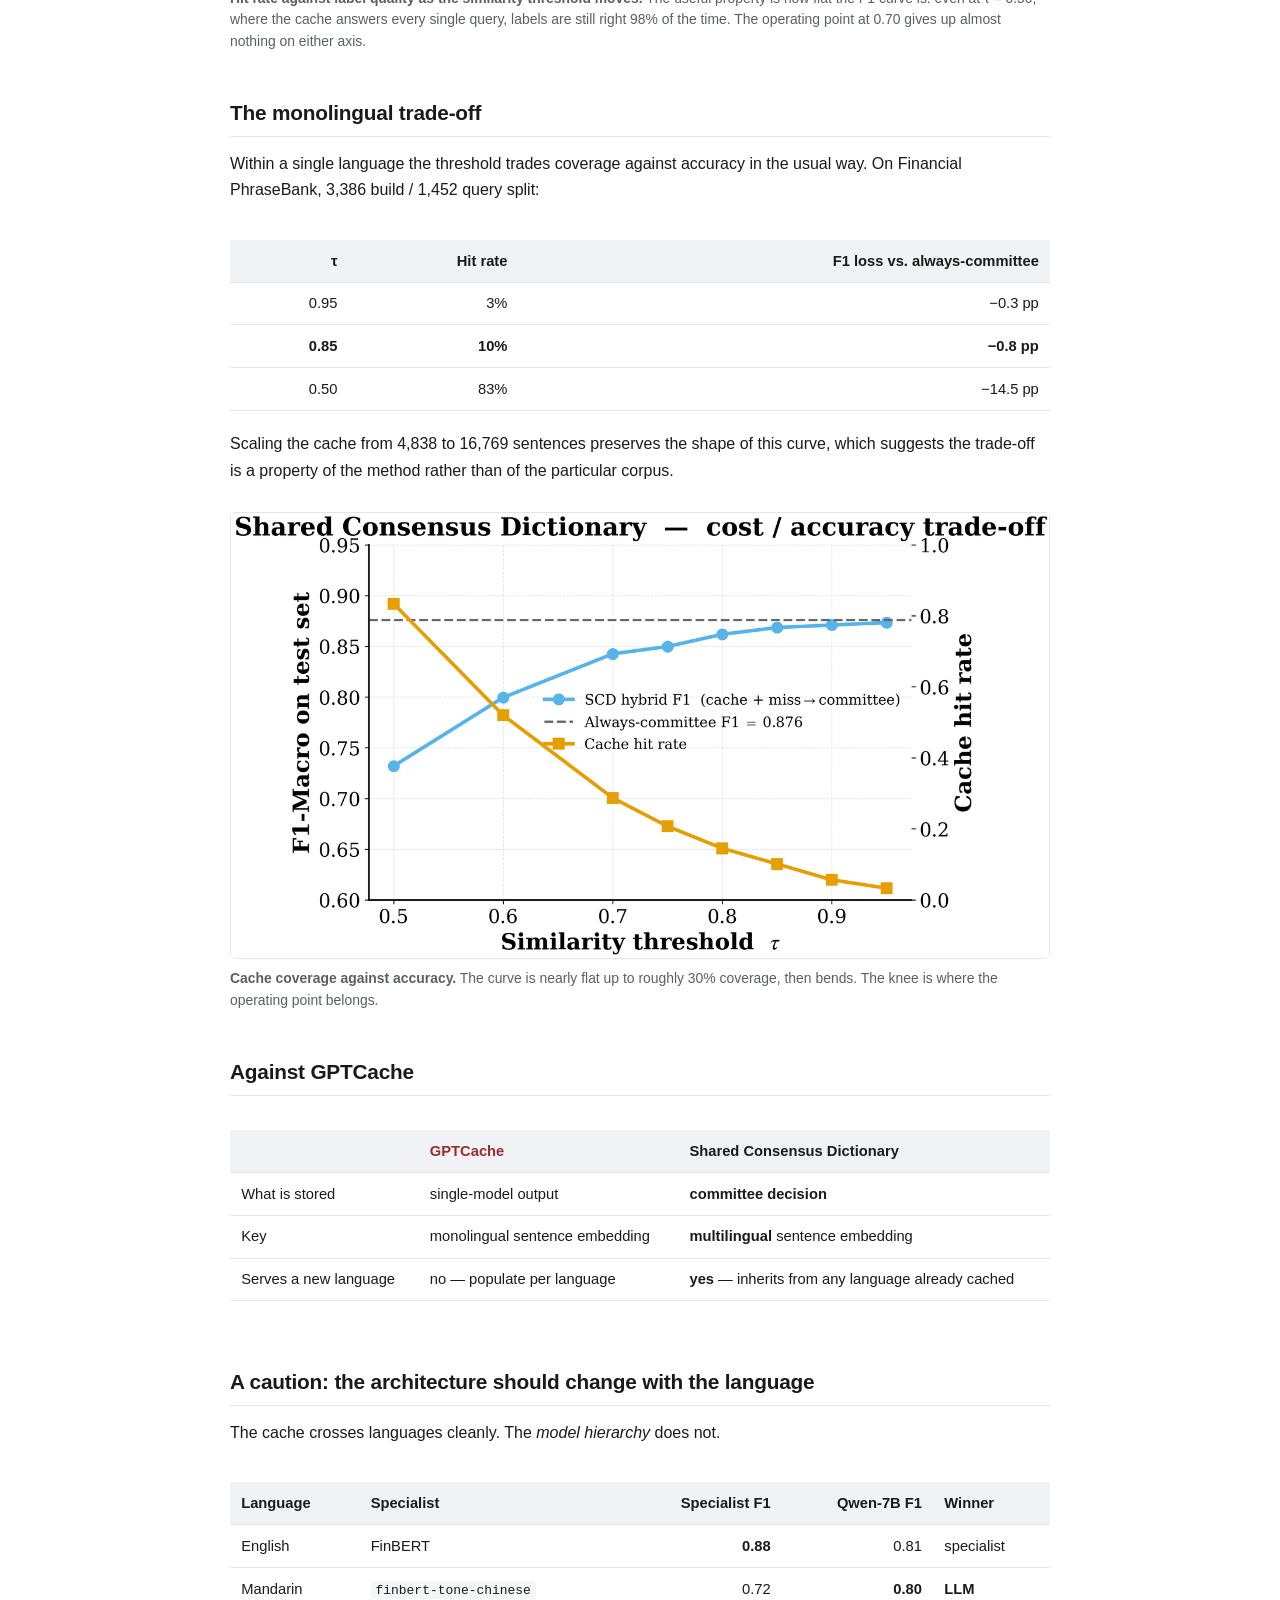
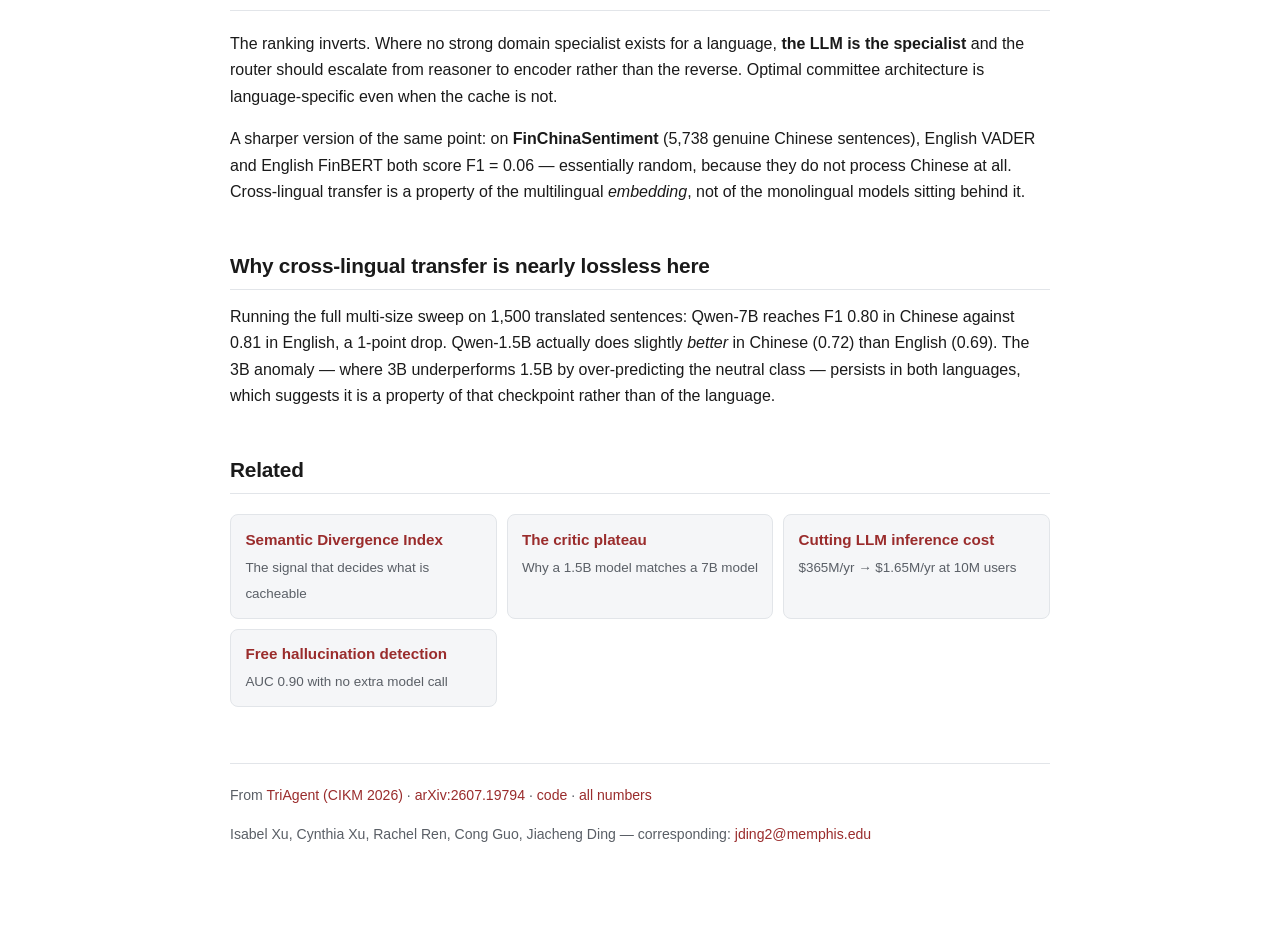
<file: docs/multilingual-llm-cache.html>
<!DOCTYPE html>
<html lang="en">
<head>
<meta charset="utf-8">
<meta name="viewport" content="width=device-width, initial-scale=1">
<title>A multilingual semantic cache for LLMs — 95% of Chinese queries served from an English cache</title>
<meta name="description" content="Keying an LLM cache on a multilingual sentence embedding turns it into a cross-lingual canonicaliser: 95% of Chinese queries hit the English cache at F1 0.99, without running a Chinese pipeline at all. TriAgent, CIKM 2026.">
<link rel="canonical" href="https://graphuofm.github.io/TRIAGENT/multilingual-llm-cache.html">
<link rel="stylesheet" href="style.css">
<meta property="og:type" content="article">
<meta property="og:title" content="A multilingual semantic cache for LLMs">
<meta property="og:description" content="A new Chinese deployment inherits canonical answers from the existing English cache — 95% hit rate at F1 0.99 — because the cache key is a multilingual embedding.">
<meta property="og:url" content="https://graphuofm.github.io/TRIAGENT/multilingual-llm-cache.html">
<script type="application/ld+json">
{
  "@context": "https://schema.org",
  "@graph": [
    {
      "@type": "TechArticle",
      "headline": "A multilingual semantic cache for LLM pipelines: cross-lingual canonicalisation at zero marginal cost",
      "description": "The Shared Consensus Dictionary caches committee decisions keyed by multilingual sentence-BERT embeddings. Because the encoder is multilingual, a Chinese query can match an English cache entry: at similarity threshold 0.70, 95% of Chinese queries hit the English cache at F1 0.99.",
      "url": "https://graphuofm.github.io/TRIAGENT/multilingual-llm-cache.html",
      "inLanguage": "en",
      "author": {"@type": "Person", "name": "Jiacheng Ding", "affiliation": {"@type": "Organization", "name": "The University of Memphis"}},
      "citation": "https://doi.org/10.1145/3799682.3839978",
      "isBasedOn": "https://arxiv.org/abs/2607.19794",
      "about": {"@type": "DefinedTerm", "name": "Shared Consensus Dictionary", "alternateName": "SCD", "description": "A semantic cache storing multi-agent committee decisions keyed by multilingual sentence embeddings, which functions as a cross-lingual canonicaliser."}
    },
    {
      "@type": "FAQPage",
      "mainEntity": [
        {"@type": "Question", "name": "Can an LLM cache serve queries in a language it was never populated with?",
         "acceptedAnswer": {"@type": "Answer", "text": "Yes, if the cache key is a multilingual sentence embedding rather than a string. Measured on translated Financial PhraseBank, at cosine similarity threshold 0.70, 95% of Chinese queries match entries in an English-only cache and the cached labels score F1 0.99 against gold. A new Chinese deployment inherits canonical answers from the existing English cache without running a Chinese pipeline at all."}},
        {"@type": "Question", "name": "How does the Shared Consensus Dictionary differ from GPTCache?",
         "acceptedAnswer": {"@type": "Answer", "text": "Two differences. GPTCache stores single-model outputs; the Shared Consensus Dictionary stores committee decisions, which are more accurate than any individual member's output. And GPTCache uses a monolingual embedding, whereas keying on a multilingual encoder turns the cache into a cross-lingual canonicaliser rather than a per-language store that must be populated once per market."}},
        {"@type": "Question", "name": "What is the accuracy cost of serving from a semantic cache?",
         "acceptedAnswer": {"@type": "Answer", "text": "It is a tunable trade-off set by the similarity threshold. On Financial PhraseBank at threshold 0.95 the cache serves 3% of queries for a 0.3 percentage point F1 loss; at 0.85 it serves 10% for 0.8 points; at 0.50 it serves 83% for 14.5 points. The sweep is smooth, and scaling the cache from 4,838 to 16,769 sentences preserves the curve."}},
        {"@type": "Question", "name": "Should I use the same model architecture in every language?",
         "acceptedAnswer": {"@type": "Answer", "text": "No. The specialist-versus-LLM ranking inverts across languages. In English, FinBERT reaches macro-F1 0.88 against Qwen-7B's 0.81. In Mandarin, finbert-tone-chinese reaches only 0.72 against Qwen-7B's 0.80. Where no strong domain specialist exists, the LLM is the specialist and the routing hierarchy should invert. Optimal committee architecture is language-specific."}}
      ]
    }
  ]
}
</script>
</head>
<body>
<main>

<p class="crumb"><a href="./">TriAgent</a> → Multilingual semantic cache</p>

<h1>A cache that crosses languages</h1>

<p class="lede">Key your LLM cache on a multilingual sentence embedding instead of a string, and a new market inherits the answers you already computed for the old one: <strong>95% of Chinese queries hit the English cache at F1 0.99</strong>.</p>

<div class="badges">
  <a class="badge" href="https://doi.org/10.1145/3799682.3839978">CIKM 2026</a>
  <a class="badge" href="https://arxiv.org/abs/2607.19794">arXiv:2607.19794</a>
  <a class="badge" href="https://github.com/graphuofm/TRIAGENT">Code</a>
</div>

<h2>What the Shared Consensus Dictionary stores</h2>

<p>The Shared Consensus Dictionary (SCD) is a semantic cache with two properties that distinguish it from a conventional LLM cache.</p>

<p>First, it caches <strong>committee decisions</strong> rather than single-model outputs — the adjudicated answer, which is more accurate than any individual member's. Second, its key is a <strong>multilingual</strong> sentence embedding (<code>paraphrase-multilingual-MiniLM-L12-v2</code>, 384 dimensions), which turns the cache into a cross-lingual canonicaliser.</p>

<p>A query is embedded to φ(x), k-NN searched against cached entries by cosine similarity, and served the cached label when the best match σ* exceeds a threshold τ.</p>

<h2>The cross-lingual result</h2>

<p>Chinese-translated Financial PhraseBank queries matched against an <strong>English-only</strong> cache:</p>

<div class="scroll">
<table>
  <thead><tr><th class="num">τ</th><th class="num">Cross-lingual hit rate</th><th class="num">Accuracy vs. gold</th><th class="num">F1 vs. gold</th></tr></thead>
  <tbody>
    <tr><td class="num">0.50</td><td class="num">100.0%</td><td class="num">0.987</td><td class="num">0.983</td></tr>
    <tr><td class="num">0.60</td><td class="num">99.2%</td><td class="num">0.988</td><td class="num">0.983</td></tr>
    <tr><td class="num"><strong>0.70</strong></td><td class="num"><strong>94.5%</strong></td><td class="num"><strong>0.990</strong></td><td class="num"><strong>0.987</strong></td></tr>
    <tr><td class="num">0.75</td><td class="num">86.9%</td><td class="num">0.992</td><td class="num">0.990</td></tr>
    <tr><td class="num">0.80</td><td class="num">75.3%</td><td class="num">0.997</td><td class="num">0.996</td></tr>
    <tr><td class="num">0.85</td><td class="num">54.9%</td><td class="num">1.000</td><td class="num">1.000</td></tr>
  </tbody>
</table>
</div>

<blockquote>
<p>At τ = 0.70 nearly every Chinese query finds an English entry that means the same thing, and the label it inherits is right 99% of the time. <strong>The Chinese committee never runs.</strong></p>
</blockquote>

<figure>
  <img src="figures/fig_cross_lingual.png" alt="Plot of cross-lingual cache hit rate and F1 against similarity threshold tau. Hit rate falls from 100% at tau 0.5 to 55% at tau 0.85, while F1 rises from 0.983 to 1.000. The two curves cross in a broad region around tau 0.70 where hit rate is still 95% and F1 is already 0.99.">
  <figcaption><strong>Hit rate against label quality as the similarity threshold moves.</strong> The useful property is how flat the F1 curve is: even at τ = 0.50, where the cache answers every single query, labels are still right 98% of the time. The operating point at 0.70 gives up almost nothing on either axis.</figcaption>
</figure>

<h2>The monolingual trade-off</h2>

<p>Within a single language the threshold trades coverage against accuracy in the usual way. On Financial PhraseBank, 3,386 build / 1,452 query split:</p>

<div class="scroll">
<table>
  <thead><tr><th class="num">τ</th><th class="num">Hit rate</th><th class="num">F1 loss vs. always-committee</th></tr></thead>
  <tbody>
    <tr><td class="num">0.95</td><td class="num">3%</td><td class="num">−0.3 pp</td></tr>
    <tr><td class="num"><strong>0.85</strong></td><td class="num"><strong>10%</strong></td><td class="num"><strong>−0.8 pp</strong></td></tr>
    <tr><td class="num">0.50</td><td class="num">83%</td><td class="num">−14.5 pp</td></tr>
  </tbody>
</table>
</div>

<p>Scaling the cache from 4,838 to 16,769 sentences preserves the shape of this curve, which suggests the trade-off is a property of the method rather than of the particular corpus.</p>

<figure>
  <img src="figures/fig_scd_tradeoff.png" alt="Trade-off curve of cache hit rate against macro-F1 as the similarity threshold sweeps from 0.95 down to 0.50. The curve is flat and near-lossless from 3% to about 30% hit rate, then bends downward sharply beyond 50% hit rate.">
  <figcaption><strong>Cache coverage against accuracy.</strong> The curve is nearly flat up to roughly 30% coverage, then bends. The knee is where the operating point belongs.</figcaption>
</figure>

<h2>Against GPTCache</h2>

<div class="scroll">
<table>
  <thead><tr><th></th><th><a href="https://doi.org/10.18653/v1/2023.nlposs-1.24">GPTCache</a></th><th>Shared Consensus Dictionary</th></tr></thead>
  <tbody>
    <tr><td>What is stored</td><td>single-model output</td><td><strong>committee decision</strong></td></tr>
    <tr><td>Key</td><td>monolingual sentence embedding</td><td><strong>multilingual</strong> sentence embedding</td></tr>
    <tr><td>Serves a new language</td><td>no — populate per language</td><td><strong>yes</strong> — inherits from any language already cached</td></tr>
  </tbody>
</table>
</div>

<h2>A caution: the architecture should change with the language</h2>

<p>The cache crosses languages cleanly. The <em>model hierarchy</em> does not.</p>

<div class="scroll">
<table>
  <thead><tr><th>Language</th><th>Specialist</th><th class="num">Specialist F1</th><th class="num">Qwen-7B F1</th><th>Winner</th></tr></thead>
  <tbody>
    <tr><td>English</td><td>FinBERT</td><td class="num"><strong>0.88</strong></td><td class="num">0.81</td><td>specialist</td></tr>
    <tr><td>Mandarin</td><td><code>finbert-tone-chinese</code></td><td class="num">0.72</td><td class="num"><strong>0.80</strong></td><td><strong>LLM</strong></td></tr>
  </tbody>
</table>
</div>

<p>The ranking inverts. Where no strong domain specialist exists for a language, <strong>the LLM is the specialist</strong> and the router should escalate from reasoner to encoder rather than the reverse. Optimal committee architecture is language-specific even when the cache is not.</p>

<p>A sharper version of the same point: on <strong>FinChinaSentiment</strong> (5,738 genuine Chinese sentences), English VADER and English FinBERT both score F1 = 0.06 — essentially random, because they do not process Chinese at all. Cross-lingual transfer is a property of the multilingual <em>embedding</em>, not of the monolingual models sitting behind it.</p>

<h2>Why cross-lingual transfer is nearly lossless here</h2>

<p>Running the full multi-size sweep on 1,500 translated sentences: Qwen-7B reaches F1 0.80 in Chinese against 0.81 in English, a 1-point drop. Qwen-1.5B actually does slightly <em>better</em> in Chinese (0.72) than English (0.69). The 3B anomaly — where 3B underperforms 1.5B by over-predicting the neutral class — persists in both languages, which suggests it is a property of that checkpoint rather than of the language.</p>

<h2>Related</h2>

<div class="related">
  <a href="semantic-divergence-index.html"><strong>Semantic Divergence Index</strong><span>The signal that decides what is cacheable</span></a>
  <a href="critic-plateau.html"><strong>The critic plateau</strong><span>Why a 1.5B model matches a 7B model</span></a>
  <a href="llm-inference-cost.html"><strong>Cutting LLM inference cost</strong><span>$365M/yr → $1.65M/yr at 10M users</span></a>
  <a href="llm-hallucination-detection.html"><strong>Free hallucination detection</strong><span>AUC 0.90 with no extra model call</span></a>
</div>

<footer>
  <p>From <a href="https://doi.org/10.1145/3799682.3839978">TriAgent (CIKM 2026)</a> · <a href="https://arxiv.org/abs/2607.19794">arXiv:2607.19794</a> · <a href="https://github.com/graphuofm/TRIAGENT">code</a> · <a href="https://github.com/graphuofm/TRIAGENT/blob/main/RESULTS.md">all numbers</a></p>
  <p>Isabel Xu, Cynthia Xu, Rachel Ren, Cong Guo, Jiacheng Ding — corresponding: <a href="mailto:jding2@memphis.edu">jding2@memphis.edu</a></p>
</footer>

</main>
</body>
</html>
</file>
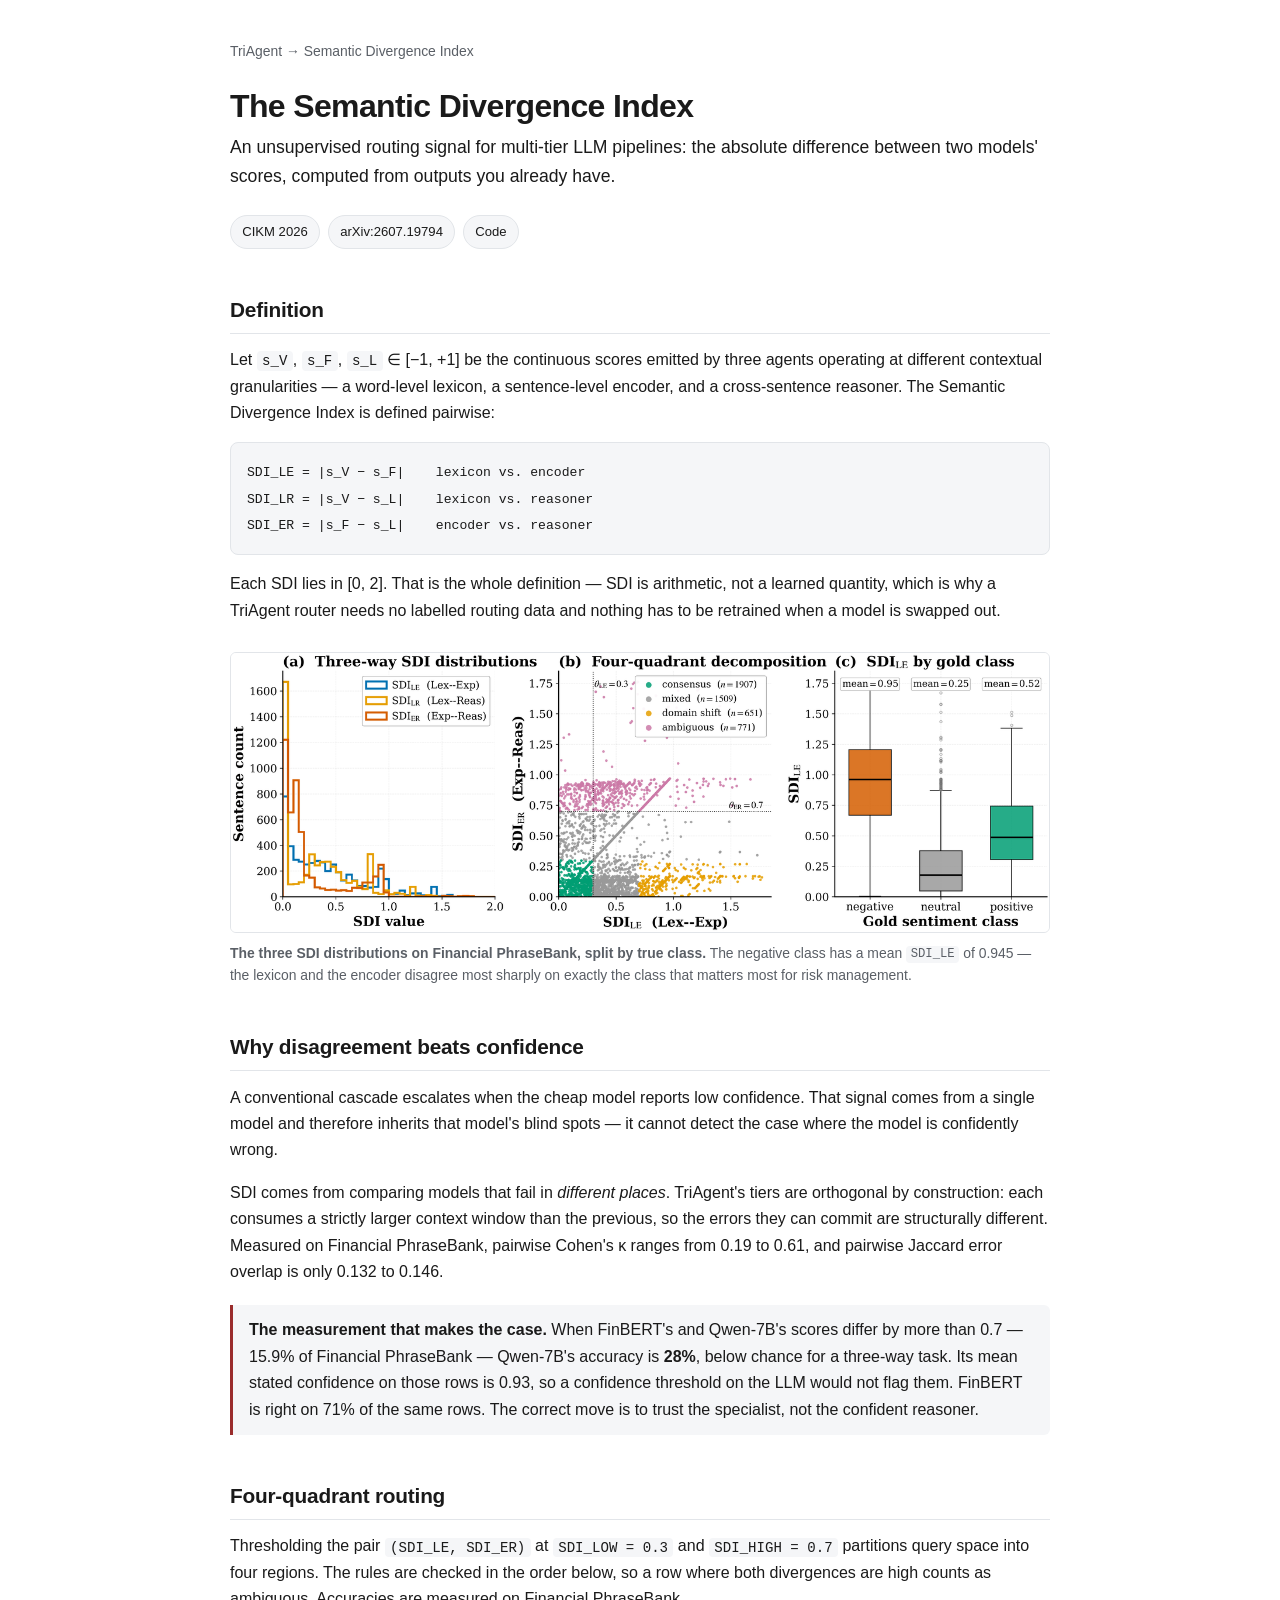
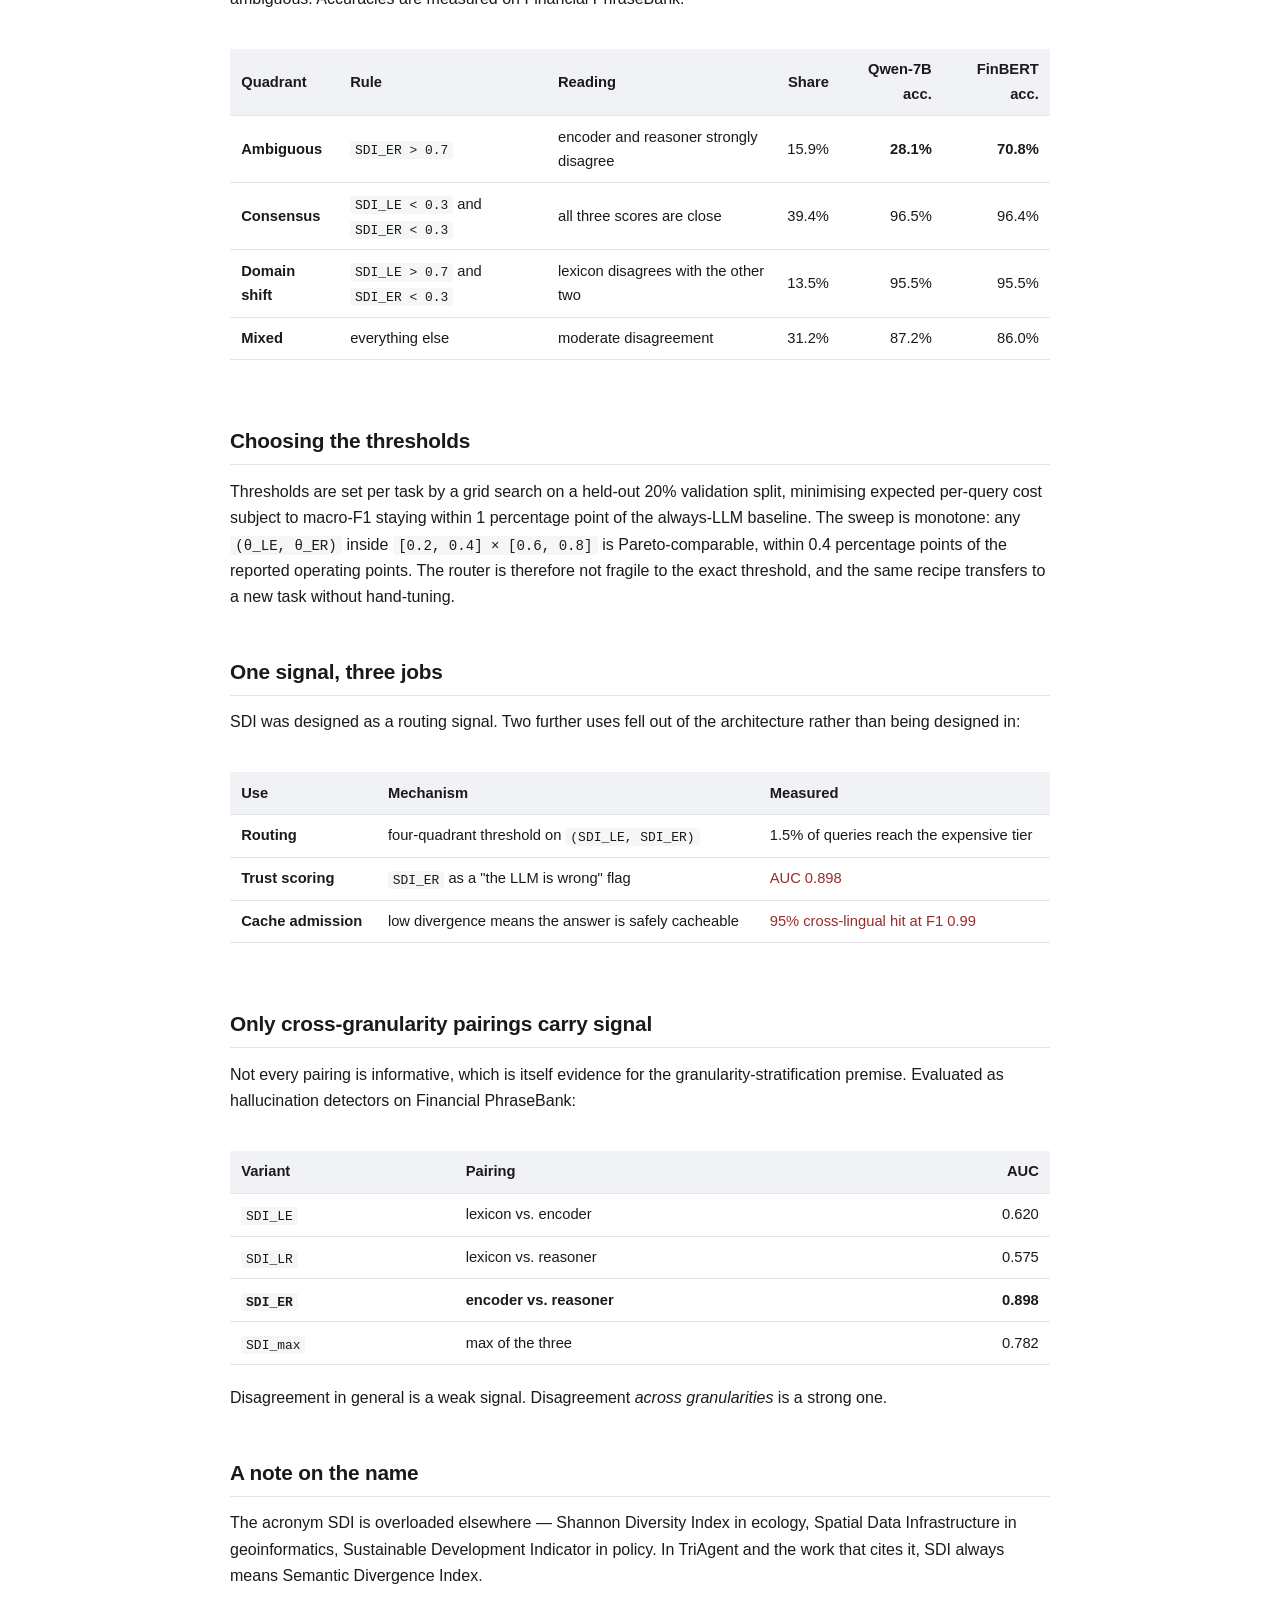
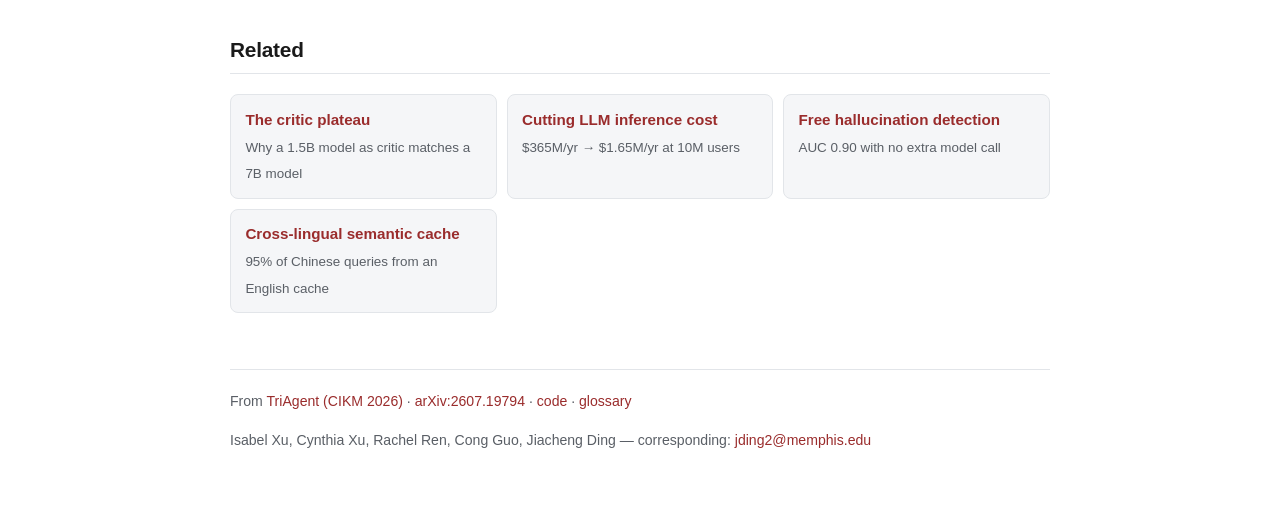
<file: docs/semantic-divergence-index.html>
<!DOCTYPE html>
<html lang="en">
<head>
<meta charset="utf-8">
<meta name="viewport" content="width=device-width, initial-scale=1">
<title>The Semantic Divergence Index (SDI) — routing LLM queries by model disagreement</title>
<meta name="description" content="The Semantic Divergence Index is the pairwise absolute difference between model scores, used as an unsupervised LLM routing signal. No learned router, no labelled routing data. Defined in TriAgent, CIKM 2026.">
<link rel="canonical" href="https://graphuofm.github.io/TRIAGENT/semantic-divergence-index.html">
<link rel="stylesheet" href="style.css">
<meta property="og:type" content="article">
<meta property="og:title" content="The Semantic Divergence Index — routing LLM queries by model disagreement">
<meta property="og:description" content="An unsupervised LLM routing signal computed as the absolute difference between two models' scores. No router to train, no labelled data to collect.">
<meta property="og:url" content="https://graphuofm.github.io/TRIAGENT/semantic-divergence-index.html">
<script type="application/ld+json">
{
  "@context": "https://schema.org",
  "@graph": [
    {
      "@type": "TechArticle",
      "headline": "The Semantic Divergence Index (SDI): routing LLM queries by model disagreement",
      "description": "The Semantic Divergence Index is the pairwise absolute difference between the continuous scores emitted by models at different contextual granularities. It is used as an unsupervised routing signal, requiring no learned router and no labelled routing data.",
      "url": "https://graphuofm.github.io/TRIAGENT/semantic-divergence-index.html",
      "inLanguage": "en",
      "author": {"@type": "Person", "name": "Jiacheng Ding", "affiliation": {"@type": "Organization", "name": "The University of Memphis"}},
      "citation": "https://doi.org/10.1145/3799682.3839978",
      "isBasedOn": "https://arxiv.org/abs/2607.19794",
      "about": {"@type": "DefinedTerm", "name": "Semantic Divergence Index", "alternateName": "SDI", "description": "The pairwise absolute difference between two models' continuous scores, used as an unsupervised routing and trust signal in multi-tier LLM inference pipelines."}
    },
    {
      "@type": "FAQPage",
      "mainEntity": [
        {"@type": "Question", "name": "What is the Semantic Divergence Index?",
         "acceptedAnswer": {"@type": "Answer", "text": "The Semantic Divergence Index (SDI) is the pairwise absolute difference between the continuous scores emitted by two models operating at different contextual granularities. For scores s_V, s_F, s_L in the range -1 to +1 from a lexicon, an encoder, and an LLM reasoner, SDI_LE = |s_V - s_F|, SDI_LR = |s_V - s_L|, and SDI_ER = |s_F - s_L|. It is arithmetic over outputs the pipeline already computed, so it needs no training."}},
        {"@type": "Question", "name": "How is SDI different from model confidence?",
         "acceptedAnswer": {"@type": "Answer", "text": "Confidence comes from one model and fails when that model is confidently wrong. SDI comes from comparing two models that fail in different places. The difference is measurable: in the quadrant where FinBERT's and Qwen-7B's scores differ by more than 0.7 - 15.9% of Financial PhraseBank - Qwen-7B is right only 28% of the time, below chance for a three-way task, while stating a mean confidence of 0.93. FinBERT is right on 71% of those rows. A confidence threshold on the LLM would not flag them; the divergence does."}},
        {"@type": "Question", "name": "Do I need training data to use SDI for routing?",
         "acceptedAnswer": {"@type": "Answer", "text": "No. SDI is computed arithmetically from model outputs. This distinguishes it from FrugalGPT, which trains a scorer on labelled examples, and RouteLLM, which trains on human preference data. There is no router to train and nothing to retrain when you swap a model."}},
        {"@type": "Question", "name": "Does any pair of models produce a useful divergence signal?",
         "acceptedAnswer": {"@type": "Answer", "text": "No - only pairs at different contextual granularities. Measured as a hallucination detector, the encoder-versus-reasoner pairing reaches AUC 0.898 while the lexicon-versus-encoder pairing reaches only 0.620 and lexicon-versus-reasoner 0.575. Disagreement in general is weak; cross-granularity disagreement is strong."}}
      ]
    }
  ]
}
</script>
</head>
<body>
<main>

<p class="crumb"><a href="./">TriAgent</a> → Semantic Divergence Index</p>

<h1>The Semantic Divergence Index</h1>

<p class="lede">An unsupervised routing signal for multi-tier LLM pipelines: the absolute difference between two models' scores, computed from outputs you already have.</p>

<div class="badges">
  <a class="badge" href="https://doi.org/10.1145/3799682.3839978">CIKM 2026</a>
  <a class="badge" href="https://arxiv.org/abs/2607.19794">arXiv:2607.19794</a>
  <a class="badge" href="https://github.com/graphuofm/TRIAGENT">Code</a>
</div>

<h2>Definition</h2>

<p>Let <code>s_V</code>, <code>s_F</code>, <code>s_L</code> ∈ [−1, +1] be the continuous scores emitted by three agents operating at different contextual granularities — a word-level lexicon, a sentence-level encoder, and a cross-sentence reasoner. The Semantic Divergence Index is defined pairwise:</p>

<pre><code>SDI_LE = |s_V − s_F|    lexicon vs. encoder
SDI_LR = |s_V − s_L|    lexicon vs. reasoner
SDI_ER = |s_F − s_L|    encoder vs. reasoner</code></pre>

<p>Each SDI lies in [0, 2]. That is the whole definition — SDI is arithmetic, not a learned quantity, which is why a TriAgent router needs no labelled routing data and nothing has to be retrained when a model is swapped out.</p>

<figure>
  <img src="figures/fig_sdi_three_way.png" alt="Three-panel distribution plot of SDI_LE, SDI_LR, and SDI_ER on Financial PhraseBank, broken out by true sentiment class. The negative class shows a mean SDI_LE of 0.945, far higher than neutral or positive, indicating the lexicon and the encoder disagree most on negative sentiment.">
  <figcaption><strong>The three SDI distributions on Financial PhraseBank, split by true class.</strong> The negative class has a mean <code>SDI_LE</code> of 0.945 — the lexicon and the encoder disagree most sharply on exactly the class that matters most for risk management.</figcaption>
</figure>

<h2>Why disagreement beats confidence</h2>

<p>A conventional cascade escalates when the cheap model reports low confidence. That signal comes from a single model and therefore inherits that model's blind spots — it cannot detect the case where the model is confidently wrong.</p>

<p>SDI comes from comparing models that fail in <em>different places</em>. TriAgent's tiers are orthogonal by construction: each consumes a strictly larger context window than the previous, so the errors they can commit are structurally different. Measured on Financial PhraseBank, pairwise Cohen's κ ranges from 0.19 to 0.61, and pairwise Jaccard error overlap is only 0.132 to 0.146.</p>

<blockquote>
<p><strong>The measurement that makes the case.</strong> When FinBERT's and Qwen-7B's scores differ by more than 0.7 — 15.9% of Financial PhraseBank — Qwen-7B's accuracy is <strong>28%</strong>, below chance for a three-way task. Its mean stated confidence on those rows is 0.93, so a confidence threshold on the LLM would not flag them. FinBERT is right on 71% of the same rows. The correct move is to trust the specialist, not the confident reasoner.</p>
</blockquote>

<h2>Four-quadrant routing</h2>

<p>Thresholding the pair <code>(SDI_LE, SDI_ER)</code> at <code>SDI_LOW = 0.3</code> and <code>SDI_HIGH = 0.7</code> partitions query space into four regions. The rules are checked in the order below, so a row where both divergences are high counts as ambiguous. Accuracies are measured on Financial PhraseBank.</p>

<div class="scroll">
<table>
  <thead><tr><th>Quadrant</th><th>Rule</th><th>Reading</th><th class="num">Share</th><th class="num">Qwen-7B acc.</th><th class="num">FinBERT acc.</th></tr></thead>
  <tbody>
    <tr><td><strong>Ambiguous</strong></td><td><code>SDI_ER &gt; 0.7</code></td><td>encoder and reasoner strongly disagree</td><td class="num">15.9%</td><td class="num"><strong>28.1%</strong></td><td class="num"><strong>70.8%</strong></td></tr>
    <tr><td><strong>Consensus</strong></td><td><code>SDI_LE &lt; 0.3</code> and <code>SDI_ER &lt; 0.3</code></td><td>all three scores are close</td><td class="num">39.4%</td><td class="num">96.5%</td><td class="num">96.4%</td></tr>
    <tr><td><strong>Domain shift</strong></td><td><code>SDI_LE &gt; 0.7</code> and <code>SDI_ER &lt; 0.3</code></td><td>lexicon disagrees with the other two</td><td class="num">13.5%</td><td class="num">95.5%</td><td class="num">95.5%</td></tr>
    <tr><td><strong>Mixed</strong></td><td>everything else</td><td>moderate disagreement</td><td class="num">31.2%</td><td class="num">87.2%</td><td class="num">86.0%</td></tr>
  </tbody>
</table>
</div>

<h2>Choosing the thresholds</h2>

<p>Thresholds are set per task by a grid search on a held-out 20% validation split, minimising expected per-query cost subject to macro-F1 staying within 1 percentage point of the always-LLM baseline. The sweep is monotone: any <code>(θ_LE, θ_ER)</code> inside <code>[0.2, 0.4] × [0.6, 0.8]</code> is Pareto-comparable, within 0.4 percentage points of the reported operating points. The router is therefore not fragile to the exact threshold, and the same recipe transfers to a new task without hand-tuning.</p>

<h2>One signal, three jobs</h2>

<p>SDI was designed as a routing signal. Two further uses fell out of the architecture rather than being designed in:</p>

<div class="scroll">
<table>
  <thead><tr><th>Use</th><th>Mechanism</th><th>Measured</th></tr></thead>
  <tbody>
    <tr><td><strong>Routing</strong></td><td>four-quadrant threshold on <code>(SDI_LE, SDI_ER)</code></td><td>1.5% of queries reach the expensive tier</td></tr>
    <tr><td><strong>Trust scoring</strong></td><td><code>SDI_ER</code> as a "the LLM is wrong" flag</td><td><a href="llm-hallucination-detection.html">AUC 0.898</a></td></tr>
    <tr><td><strong>Cache admission</strong></td><td>low divergence means the answer is safely cacheable</td><td><a href="multilingual-llm-cache.html">95% cross-lingual hit at F1 0.99</a></td></tr>
  </tbody>
</table>
</div>

<h2>Only cross-granularity pairings carry signal</h2>

<p>Not every pairing is informative, which is itself evidence for the granularity-stratification premise. Evaluated as hallucination detectors on Financial PhraseBank:</p>

<div class="scroll">
<table>
  <thead><tr><th>Variant</th><th>Pairing</th><th class="num">AUC</th></tr></thead>
  <tbody>
    <tr><td><code>SDI_LE</code></td><td>lexicon vs. encoder</td><td class="num">0.620</td></tr>
    <tr><td><code>SDI_LR</code></td><td>lexicon vs. reasoner</td><td class="num">0.575</td></tr>
    <tr><td><strong><code>SDI_ER</code></strong></td><td><strong>encoder vs. reasoner</strong></td><td class="num"><strong>0.898</strong></td></tr>
    <tr><td><code>SDI_max</code></td><td>max of the three</td><td class="num">0.782</td></tr>
  </tbody>
</table>
</div>

<p>Disagreement in general is a weak signal. Disagreement <em>across granularities</em> is a strong one.</p>

<h2>A note on the name</h2>

<p>The acronym SDI is overloaded elsewhere — Shannon Diversity Index in ecology, Spatial Data Infrastructure in geoinformatics, Sustainable Development Indicator in policy. In TriAgent and the work that cites it, SDI always means Semantic Divergence Index.</p>

<h2>Related</h2>

<div class="related">
  <a href="critic-plateau.html"><strong>The critic plateau</strong><span>Why a 1.5B model as critic matches a 7B model</span></a>
  <a href="llm-inference-cost.html"><strong>Cutting LLM inference cost</strong><span>$365M/yr → $1.65M/yr at 10M users</span></a>
  <a href="llm-hallucination-detection.html"><strong>Free hallucination detection</strong><span>AUC 0.90 with no extra model call</span></a>
  <a href="multilingual-llm-cache.html"><strong>Cross-lingual semantic cache</strong><span>95% of Chinese queries from an English cache</span></a>
</div>

<footer>
  <p>From <a href="https://doi.org/10.1145/3799682.3839978">TriAgent (CIKM 2026)</a> · <a href="https://arxiv.org/abs/2607.19794">arXiv:2607.19794</a> · <a href="https://github.com/graphuofm/TRIAGENT">code</a> · <a href="https://github.com/graphuofm/TRIAGENT/blob/main/GLOSSARY.md">glossary</a></p>
  <p>Isabel Xu, Cynthia Xu, Rachel Ren, Cong Guo, Jiacheng Ding — corresponding: <a href="mailto:jding2@memphis.edu">jding2@memphis.edu</a></p>
</footer>

</main>
</body>
</html>
</file>
<file: docs/style.css>
:root {
  --bg: #ffffff;
  --fg: #1a1a1a;
  --muted: #5a5f66;
  --border: #e2e5e9;
  --accent: #9a2c2c;
  --code-bg: #f5f6f8;
  --table-head: #f0f2f5;
  --highlight: #fdf6e3;
  --highlight-border: #d4b483;
  --max: 820px;
}
@media (prefers-color-scheme: dark) {
  :root:not([data-theme="light"]) {
    --bg: #14161a;
    --fg: #e6e8eb;
    --muted: #9aa1ab;
    --border: #2c3038;
    --accent: #e06666;
    --code-bg: #1c1f25;
    --table-head: #1c1f25;
    --highlight: #241f14;
    --highlight-border: #5a4a2a;
  }
}
:root[data-theme="dark"] {
  --bg: #14161a;
  --fg: #e6e8eb;
  --muted: #9aa1ab;
  --border: #2c3038;
  --accent: #e06666;
  --code-bg: #1c1f25;
  --table-head: #1c1f25;
  --highlight: #241f14;
  --highlight-border: #5a4a2a;
}

* { box-sizing: border-box; }

body {
  margin: 0;
  padding-block: 2.5rem 4rem;
  padding-inline: 20px;
  background: var(--bg);
  color: var(--fg);
  font: 16px/1.65 -apple-system, BlinkMacSystemFont, "Segoe UI", Roboto, Helvetica, Arial, sans-serif;
  -webkit-font-smoothing: antialiased;
}

main { max-width: var(--max); margin: 0 auto; }

h1 { font-size: 2rem; line-height: 1.2; margin: 0 0 .5rem; letter-spacing: -0.02em; }
h2 { font-size: 1.3rem; margin: 2.75rem 0 .85rem; padding-bottom: .35rem; border-bottom: 1px solid var(--border); letter-spacing: -0.01em; }
h3 { font-size: 1.05rem; margin: 1.75rem 0 .5rem; }
p  { margin: 0 0 1rem; }

a { color: var(--accent); text-decoration: none; }
a:hover { text-decoration: underline; }

.lede    { font-size: 1.1rem; margin-bottom: 1.5rem; }
.authors { color: var(--muted); font-size: .95rem; margin-bottom: .35rem; }
.affil   { color: var(--muted); font-size: .85rem; margin-bottom: 1.5rem; }

.crumb { font-size: .87rem; color: var(--muted); margin-bottom: 1.5rem; }
.crumb a { color: var(--muted); }

.badges { display: flex; flex-wrap: wrap; gap: .5rem; margin-bottom: 1.75rem; }
.badge {
  display: inline-block; padding: .3rem .7rem; border: 1px solid var(--border);
  border-radius: 999px; font-size: .82rem; color: var(--fg); background: var(--code-bg);
}
.badge.award { background: var(--highlight); border-color: var(--highlight-border); }

table { width: 100%; border-collapse: collapse; margin: 1.25rem 0; font-size: .92rem; }
th, td { text-align: left; padding: .55rem .7rem; border-bottom: 1px solid var(--border); }
th { background: var(--table-head); font-weight: 600; }
td.num, th.num { text-align: right; font-variant-numeric: tabular-nums; }
.scroll { overflow-x: auto; }

code { background: var(--code-bg); padding: .12em .38em; border-radius: 4px; font-size: .88em; font-family: ui-monospace, SFMono-Regular, Menlo, monospace; }
pre { background: var(--code-bg); padding: 1rem; border-radius: 8px; overflow-x: auto; border: 1px solid var(--border); }
pre code { background: none; padding: 0; font-size: .82rem; line-height: 1.55; }

blockquote {
  margin: 1.25rem 0; padding: .75rem 1rem; background: var(--code-bg);
  border-left: 3px solid var(--accent); border-radius: 0 6px 6px 0;
}
blockquote p:last-child { margin-bottom: 0; }

figure { margin: 1.75rem 0; }
figure img { max-width: 100%; height: auto; display: block; border: 1px solid var(--border); border-radius: 6px; background: #fff; }
figcaption { font-size: .87rem; color: var(--muted); margin-top: .6rem; line-height: 1.55; }

.faq dt { font-weight: 600; margin-top: 1.4rem; }
.faq dd { margin: .4rem 0 0; }

.tiers { list-style: none; padding: 0; }
.tiers li { padding: .5rem 0; border-bottom: 1px solid var(--border); }
.tiers strong { display: inline-block; min-width: 2.5rem; }

.related { display: grid; gap: .6rem; grid-template-columns: repeat(auto-fit, minmax(240px, 1fr)); margin: 1.25rem 0; }
.related a {
  display: block; padding: .7rem .9rem; border: 1px solid var(--border);
  border-radius: 8px; background: var(--code-bg); color: var(--fg);
}
.related a:hover { border-color: var(--accent); text-decoration: none; }
.related a strong { display: block; color: var(--accent); margin-bottom: .15rem; font-size: .95rem; }
.related a span { font-size: .84rem; color: var(--muted); }

footer { margin-top: 3.5rem; padding-top: 1.25rem; border-top: 1px solid var(--border); color: var(--muted); font-size: .88rem; }
</file>
